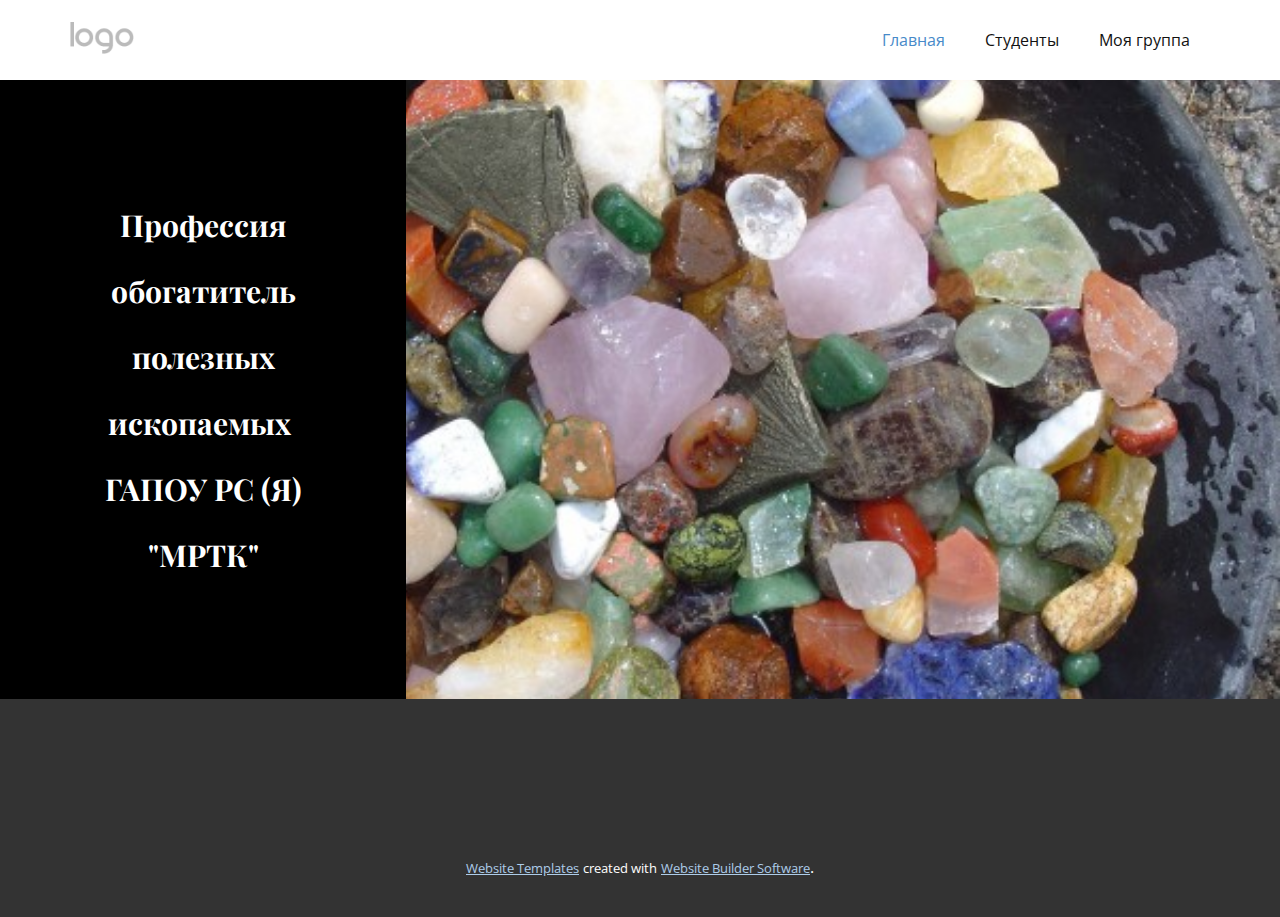
<file: index.html>
<!DOCTYPE html>
<html style="font-size: 16px;">
  <head>
    <meta name="viewport" content="width=device-width, initial-scale=1.0">
    <meta charset="utf-8">
    <meta name="keywords" content="Профессия обогатитель полезных ископаемых, 01, Building the Future, 01, You know, my friends, about studio, Web Design Consultants, INTUITIVE">
    <meta name="description" content="">
    <meta name="page_type" content="np-template-header-footer-from-plugin">
    <title>Главная</title>
    <link rel="stylesheet" href="nicepage.css" media="screen">
<link rel="stylesheet" href="Главная.css" media="screen">
    <script class="u-script" type="text/javascript" src="jquery.js" defer=""></script>
    <script class="u-script" type="text/javascript" src="nicepage.js" defer=""></script>
    <meta name="generator" content="Nicepage 3.13.2, nicepage.com">
    <link id="u-theme-google-font" rel="stylesheet" href="https://fonts.googleapis.com/css?family=Roboto:100,100i,300,300i,400,400i,500,500i,700,700i,900,900i|Open+Sans:300,300i,400,400i,600,600i,700,700i,800,800i">
    <link id="u-page-google-font" rel="stylesheet" href="https://fonts.googleapis.com/css?family=Playfair+Display:400,400i,500,500i,600,600i,700,700i,800,800i,900,900i">
    
    
    <script type="application/ld+json">{
		"@context": "http://schema.org",
		"@type": "Organization",
		"name": "",
		"url": "index.html",
		"logo": "images/default-logo.png"
}</script>
    <meta property="og:title" content="Главная">
    <meta property="og:type" content="website">
    <meta name="theme-color" content="#478ac9">
    <link rel="canonical" href="index.html">
    <meta property="og:url" content="index.html">
  </head>
  <body data-home-page="Главная.html" data-home-page-title="Главная" class="u-body"><header class="u-clearfix u-header u-header" id="sec-c6ed"><div class="u-clearfix u-sheet u-valign-middle u-sheet-1">
        <a href="https://nicepage.com" class="u-image u-logo u-image-1">
          <img src="images/default-logo.png" class="u-logo-image u-logo-image-1">
        </a>
        <nav class="u-menu u-menu-dropdown u-offcanvas u-menu-1">
          <div class="menu-collapse" style="font-size: 1rem; letter-spacing: 0px;">
            <a class="u-button-style u-custom-left-right-menu-spacing u-custom-padding-bottom u-custom-top-bottom-menu-spacing u-nav-link u-text-active-palette-1-base u-text-hover-palette-2-base" href="#">
              <svg><use xmlns:xlink="http://www.w3.org/1999/xlink" xlink:href="#menu-hamburger"></use></svg>
              <svg version="1.1" xmlns="http://www.w3.org/2000/svg" xmlns:xlink="http://www.w3.org/1999/xlink"><defs><symbol id="menu-hamburger" viewBox="0 0 16 16" style="width: 16px; height: 16px;"><rect y="1" width="16" height="2"></rect><rect y="7" width="16" height="2"></rect><rect y="13" width="16" height="2"></rect>
</symbol>
</defs></svg>
            </a>
          </div>
          <div class="u-nav-container">
            <ul class="u-nav u-unstyled u-nav-1"><li class="u-nav-item"><a class="u-button-style u-nav-link u-text-active-palette-1-base u-text-hover-palette-2-base" href="Главная.html" style="padding: 10px 20px;">Главная</a>
</li><li class="u-nav-item"><a class="u-button-style u-nav-link u-text-active-palette-1-base u-text-hover-palette-2-base" href="Студенты.html" style="padding: 10px 20px;">Студенты</a>
</li><li class="u-nav-item"><a class="u-button-style u-nav-link u-text-active-palette-1-base u-text-hover-palette-2-base" href="Моя-группа.html" style="padding: 10px 20px;">Моя группа</a>
</li></ul>
          </div>
          <div class="u-nav-container-collapse">
            <div class="u-black u-container-style u-inner-container-layout u-opacity u-opacity-95 u-sidenav">
              <div class="u-sidenav-overflow">
                <div class="u-menu-close"></div>
                <ul class="u-align-center u-nav u-popupmenu-items u-unstyled u-nav-2"><li class="u-nav-item"><a class="u-button-style u-nav-link" href="Главная.html">Главная</a>
</li><li class="u-nav-item"><a class="u-button-style u-nav-link" href="Студенты.html">Студенты</a>
</li><li class="u-nav-item"><a class="u-button-style u-nav-link" href="Моя-группа.html">Моя группа</a>
</li></ul>
              </div>
            </div>
            <div class="u-black u-menu-overlay u-opacity u-opacity-70"></div>
          </div>
        </nav>
      </div></header>
    <section class="u-clearfix u-image u-section-1" id="carousel_a66e" data-image-width="600" data-image-height="450">
      <div class="u-clearfix u-layout-wrap u-layout-wrap-1">
        <div class="u-layout">
          <div class="u-layout-row">
            <div class="u-size-60">
              <div class="u-layout-col">
                <div class="u-align-center u-black u-container-style u-layout-cell u-size-60 u-layout-cell-1">
                  <div class="u-container-layout u-valign-middle u-container-layout-1">
                    <h2 class="u-custom-font u-font-playfair-display u-text u-text-1">Профессия обогатитель полезных ископаемых&nbsp;<br>ГАПОУ РС (Я) "МРТК"
                    </h2>
                  </div>
                </div>
              </div>
            </div>
          </div>
        </div>
      </div>
    </section>
    
    
    <footer class="u-align-left u-clearfix u-footer u-grey-80 u-footer" id="sec-39cb"><div class="u-clearfix u-sheet u-sheet-1"></div></footer>
    <section class="u-backlink u-clearfix u-grey-80">
      <a class="u-link" href="https://nicepage.com/website-templates" target="_blank">
        <span>Website Templates</span>
      </a>
      <p class="u-text">
        <span>created with</span>
      </p>
      <a class="u-link" href="https://nicepage.com/" target="_blank">
        <span>Website Builder Software</span>
      </a>. 
    </section>
  </body>
</html>
</file>
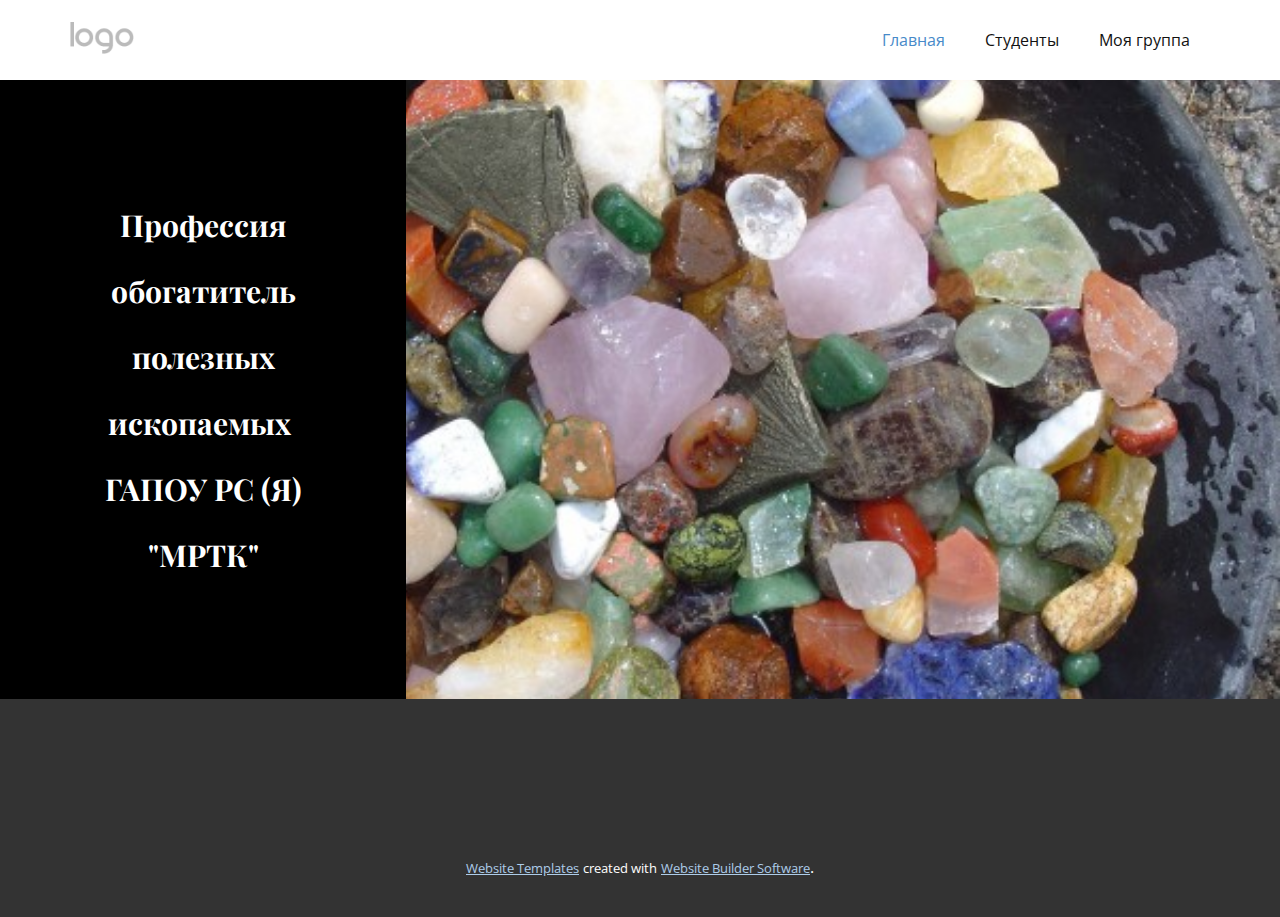
<file: Главная.html>
<!DOCTYPE html>
<html style="font-size: 16px;">
  <head>
    <meta name="viewport" content="width=device-width, initial-scale=1.0">
    <meta charset="utf-8">
    <meta name="keywords" content="Профессия обогатитель полезных ископаемых, 01, Building the Future, 01, You know, my friends, about studio, Web Design Consultants, INTUITIVE">
    <meta name="description" content="">
    <meta name="page_type" content="np-template-header-footer-from-plugin">
    <title>Главная</title>
    <link rel="stylesheet" href="nicepage.css" media="screen">
<link rel="stylesheet" href="Главная.css" media="screen">
    <script class="u-script" type="text/javascript" src="jquery.js" defer=""></script>
    <script class="u-script" type="text/javascript" src="nicepage.js" defer=""></script>
    <meta name="generator" content="Nicepage 3.13.2, nicepage.com">
    <link id="u-theme-google-font" rel="stylesheet" href="https://fonts.googleapis.com/css?family=Roboto:100,100i,300,300i,400,400i,500,500i,700,700i,900,900i|Open+Sans:300,300i,400,400i,600,600i,700,700i,800,800i">
    <link id="u-page-google-font" rel="stylesheet" href="https://fonts.googleapis.com/css?family=Playfair+Display:400,400i,500,500i,600,600i,700,700i,800,800i,900,900i">
    
    
    <script type="application/ld+json">{
		"@context": "http://schema.org",
		"@type": "Organization",
		"name": "",
		"url": "index.html",
		"logo": "images/default-logo.png"
}</script>
    <meta property="og:title" content="Главная">
    <meta property="og:type" content="website">
    <meta name="theme-color" content="#478ac9">
    <link rel="canonical" href="index.html">
    <meta property="og:url" content="index.html">
  </head>
  <body class="u-body"><header class="u-clearfix u-header u-header" id="sec-c6ed"><div class="u-clearfix u-sheet u-valign-middle u-sheet-1">
        <a href="https://nicepage.com" class="u-image u-logo u-image-1">
          <img src="images/default-logo.png" class="u-logo-image u-logo-image-1">
        </a>
        <nav class="u-menu u-menu-dropdown u-offcanvas u-menu-1">
          <div class="menu-collapse" style="font-size: 1rem; letter-spacing: 0px;">
            <a class="u-button-style u-custom-left-right-menu-spacing u-custom-padding-bottom u-custom-top-bottom-menu-spacing u-nav-link u-text-active-palette-1-base u-text-hover-palette-2-base" href="#">
              <svg><use xmlns:xlink="http://www.w3.org/1999/xlink" xlink:href="#menu-hamburger"></use></svg>
              <svg version="1.1" xmlns="http://www.w3.org/2000/svg" xmlns:xlink="http://www.w3.org/1999/xlink"><defs><symbol id="menu-hamburger" viewBox="0 0 16 16" style="width: 16px; height: 16px;"><rect y="1" width="16" height="2"></rect><rect y="7" width="16" height="2"></rect><rect y="13" width="16" height="2"></rect>
</symbol>
</defs></svg>
            </a>
          </div>
          <div class="u-nav-container">
            <ul class="u-nav u-unstyled u-nav-1"><li class="u-nav-item"><a class="u-button-style u-nav-link u-text-active-palette-1-base u-text-hover-palette-2-base" href="Главная.html" style="padding: 10px 20px;">Главная</a>
</li><li class="u-nav-item"><a class="u-button-style u-nav-link u-text-active-palette-1-base u-text-hover-palette-2-base" href="Студенты.html" style="padding: 10px 20px;">Студенты</a>
</li><li class="u-nav-item"><a class="u-button-style u-nav-link u-text-active-palette-1-base u-text-hover-palette-2-base" href="Моя-группа.html" style="padding: 10px 20px;">Моя группа</a>
</li></ul>
          </div>
          <div class="u-nav-container-collapse">
            <div class="u-black u-container-style u-inner-container-layout u-opacity u-opacity-95 u-sidenav">
              <div class="u-sidenav-overflow">
                <div class="u-menu-close"></div>
                <ul class="u-align-center u-nav u-popupmenu-items u-unstyled u-nav-2"><li class="u-nav-item"><a class="u-button-style u-nav-link" href="Главная.html">Главная</a>
</li><li class="u-nav-item"><a class="u-button-style u-nav-link" href="Студенты.html">Студенты</a>
</li><li class="u-nav-item"><a class="u-button-style u-nav-link" href="Моя-группа.html">Моя группа</a>
</li></ul>
              </div>
            </div>
            <div class="u-black u-menu-overlay u-opacity u-opacity-70"></div>
          </div>
        </nav>
      </div></header>
    <section class="u-clearfix u-image u-section-1" id="carousel_a66e" data-image-width="600" data-image-height="450">
      <div class="u-clearfix u-layout-wrap u-layout-wrap-1">
        <div class="u-layout">
          <div class="u-layout-row">
            <div class="u-size-60">
              <div class="u-layout-col">
                <div class="u-align-center u-black u-container-style u-layout-cell u-size-60 u-layout-cell-1">
                  <div class="u-container-layout u-valign-middle u-container-layout-1">
                    <h2 class="u-custom-font u-font-playfair-display u-text u-text-1">Профессия обогатитель полезных ископаемых&nbsp;<br>ГАПОУ РС (Я) "МРТК"
                    </h2>
                  </div>
                </div>
              </div>
            </div>
          </div>
        </div>
      </div>
    </section>
    
    
    <footer class="u-align-left u-clearfix u-footer u-grey-80 u-footer" id="sec-39cb"><div class="u-clearfix u-sheet u-sheet-1"></div></footer>
    <section class="u-backlink u-clearfix u-grey-80">
      <a class="u-link" href="https://nicepage.com/website-templates" target="_blank">
        <span>Website Templates</span>
      </a>
      <p class="u-text">
        <span>created with</span>
      </p>
      <a class="u-link" href="https://nicepage.com/" target="_blank">
        <span>Website Builder Software</span>
      </a>. 
    </section>
  </body>
</html>
</file>
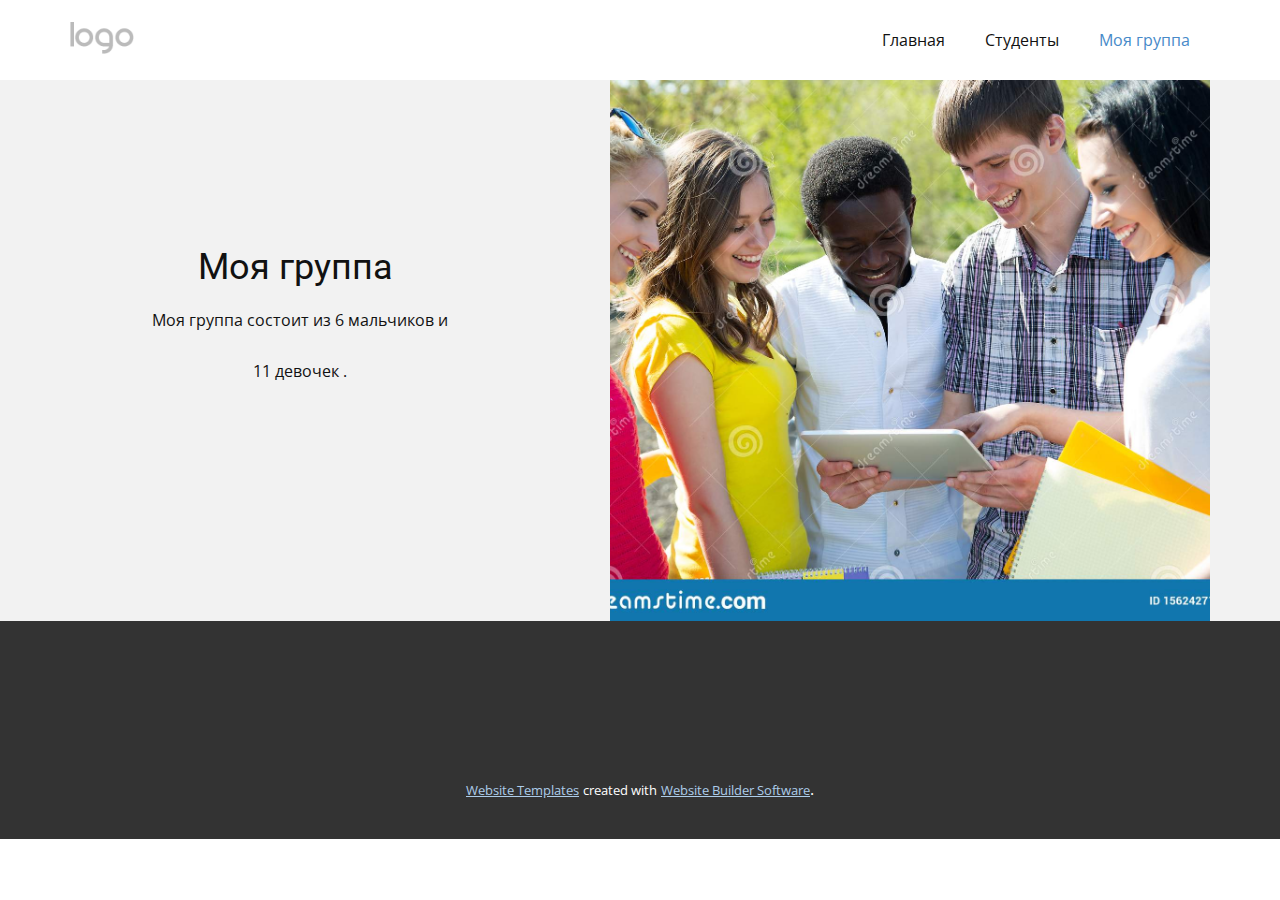
<file: Моя-группа.html>
<!DOCTYPE html>
<html style="font-size: 16px;">
  <head>
    <meta name="viewport" content="width=device-width, initial-scale=1.0">
    <meta charset="utf-8">
    <meta name="keywords" content="Моя группа">
    <meta name="description" content="">
    <meta name="page_type" content="np-template-header-footer-from-plugin">
    <title>Моя группа</title>
    <link rel="stylesheet" href="nicepage.css" media="screen">
<link rel="stylesheet" href="Моя-группа.css" media="screen">
    <script class="u-script" type="text/javascript" src="jquery.js" defer=""></script>
    <script class="u-script" type="text/javascript" src="nicepage.js" defer=""></script>
    <meta name="generator" content="Nicepage 3.13.2, nicepage.com">
    <link id="u-theme-google-font" rel="stylesheet" href="https://fonts.googleapis.com/css?family=Roboto:100,100i,300,300i,400,400i,500,500i,700,700i,900,900i|Open+Sans:300,300i,400,400i,600,600i,700,700i,800,800i">
    
    
    <script type="application/ld+json">{
		"@context": "http://schema.org",
		"@type": "Organization",
		"name": "",
		"url": "index.html",
		"logo": "images/default-logo.png"
}</script>
    <meta property="og:title" content="Моя группа">
    <meta property="og:type" content="website">
    <meta name="theme-color" content="#478ac9">
    <link rel="canonical" href="index.html">
    <meta property="og:url" content="index.html">
  </head>
  <body class="u-body"><header class="u-clearfix u-header u-header" id="sec-c6ed"><div class="u-clearfix u-sheet u-valign-middle u-sheet-1">
        <a href="https://nicepage.com" class="u-image u-logo u-image-1">
          <img src="images/default-logo.png" class="u-logo-image u-logo-image-1">
        </a>
        <nav class="u-menu u-menu-dropdown u-offcanvas u-menu-1">
          <div class="menu-collapse" style="font-size: 1rem; letter-spacing: 0px;">
            <a class="u-button-style u-custom-left-right-menu-spacing u-custom-padding-bottom u-custom-top-bottom-menu-spacing u-nav-link u-text-active-palette-1-base u-text-hover-palette-2-base" href="#">
              <svg><use xmlns:xlink="http://www.w3.org/1999/xlink" xlink:href="#menu-hamburger"></use></svg>
              <svg version="1.1" xmlns="http://www.w3.org/2000/svg" xmlns:xlink="http://www.w3.org/1999/xlink"><defs><symbol id="menu-hamburger" viewBox="0 0 16 16" style="width: 16px; height: 16px;"><rect y="1" width="16" height="2"></rect><rect y="7" width="16" height="2"></rect><rect y="13" width="16" height="2"></rect>
</symbol>
</defs></svg>
            </a>
          </div>
          <div class="u-nav-container">
            <ul class="u-nav u-unstyled u-nav-1"><li class="u-nav-item"><a class="u-button-style u-nav-link u-text-active-palette-1-base u-text-hover-palette-2-base" href="Главная.html" style="padding: 10px 20px;">Главная</a>
</li><li class="u-nav-item"><a class="u-button-style u-nav-link u-text-active-palette-1-base u-text-hover-palette-2-base" href="Студенты.html" style="padding: 10px 20px;">Студенты</a>
</li><li class="u-nav-item"><a class="u-button-style u-nav-link u-text-active-palette-1-base u-text-hover-palette-2-base" href="Моя-группа.html" style="padding: 10px 20px;">Моя группа</a>
</li></ul>
          </div>
          <div class="u-nav-container-collapse">
            <div class="u-black u-container-style u-inner-container-layout u-opacity u-opacity-95 u-sidenav">
              <div class="u-sidenav-overflow">
                <div class="u-menu-close"></div>
                <ul class="u-align-center u-nav u-popupmenu-items u-unstyled u-nav-2"><li class="u-nav-item"><a class="u-button-style u-nav-link" href="Главная.html">Главная</a>
</li><li class="u-nav-item"><a class="u-button-style u-nav-link" href="Студенты.html">Студенты</a>
</li><li class="u-nav-item"><a class="u-button-style u-nav-link" href="Моя-группа.html">Моя группа</a>
</li></ul>
              </div>
            </div>
            <div class="u-black u-menu-overlay u-opacity u-opacity-70"></div>
          </div>
        </nav>
      </div></header>
    <section class="u-clearfix u-grey-5 u-section-1" id="sec-c5db">
      <div class="u-clearfix u-gutter-10 u-layout-wrap u-layout-wrap-1">
        <div class="u-layout" style="">
          <div class="u-layout-row" style="">
            <div class="u-container-style u-layout-cell u-left-cell u-size-30 u-size-xs-60 u-layout-cell-1" src="">
              <div class="u-container-layout u-container-layout-1">
                <h2 class="u-align-center u-text u-text-1">Моя группа&nbsp;</h2>
                <p class="u-align-center u-text u-text-2">Моя группа состоит из 6 мальчиков и<br>
                  <br>11 девочек .
                </p>
              </div>
            </div>
            <div class="u-align-center u-container-style u-image u-layout-cell u-right-cell u-size-30 u-size-xs-60 u-image-1" src="" data-image-width="1600" data-image-height="1155">
              <div class="u-container-layout u-valign-middle u-container-layout-2" src=""></div>
            </div>
          </div>
        </div>
      </div>
    </section>
    
    
    <footer class="u-align-left u-clearfix u-footer u-grey-80 u-footer" id="sec-39cb"><div class="u-clearfix u-sheet u-sheet-1"></div></footer>
    <section class="u-backlink u-clearfix u-grey-80">
      <a class="u-link" href="https://nicepage.com/website-templates" target="_blank">
        <span>Website Templates</span>
      </a>
      <p class="u-text">
        <span>created with</span>
      </p>
      <a class="u-link" href="https://nicepage.com/" target="_blank">
        <span>Website Builder Software</span>
      </a>. 
    </section>
  </body>
</html>
</file>
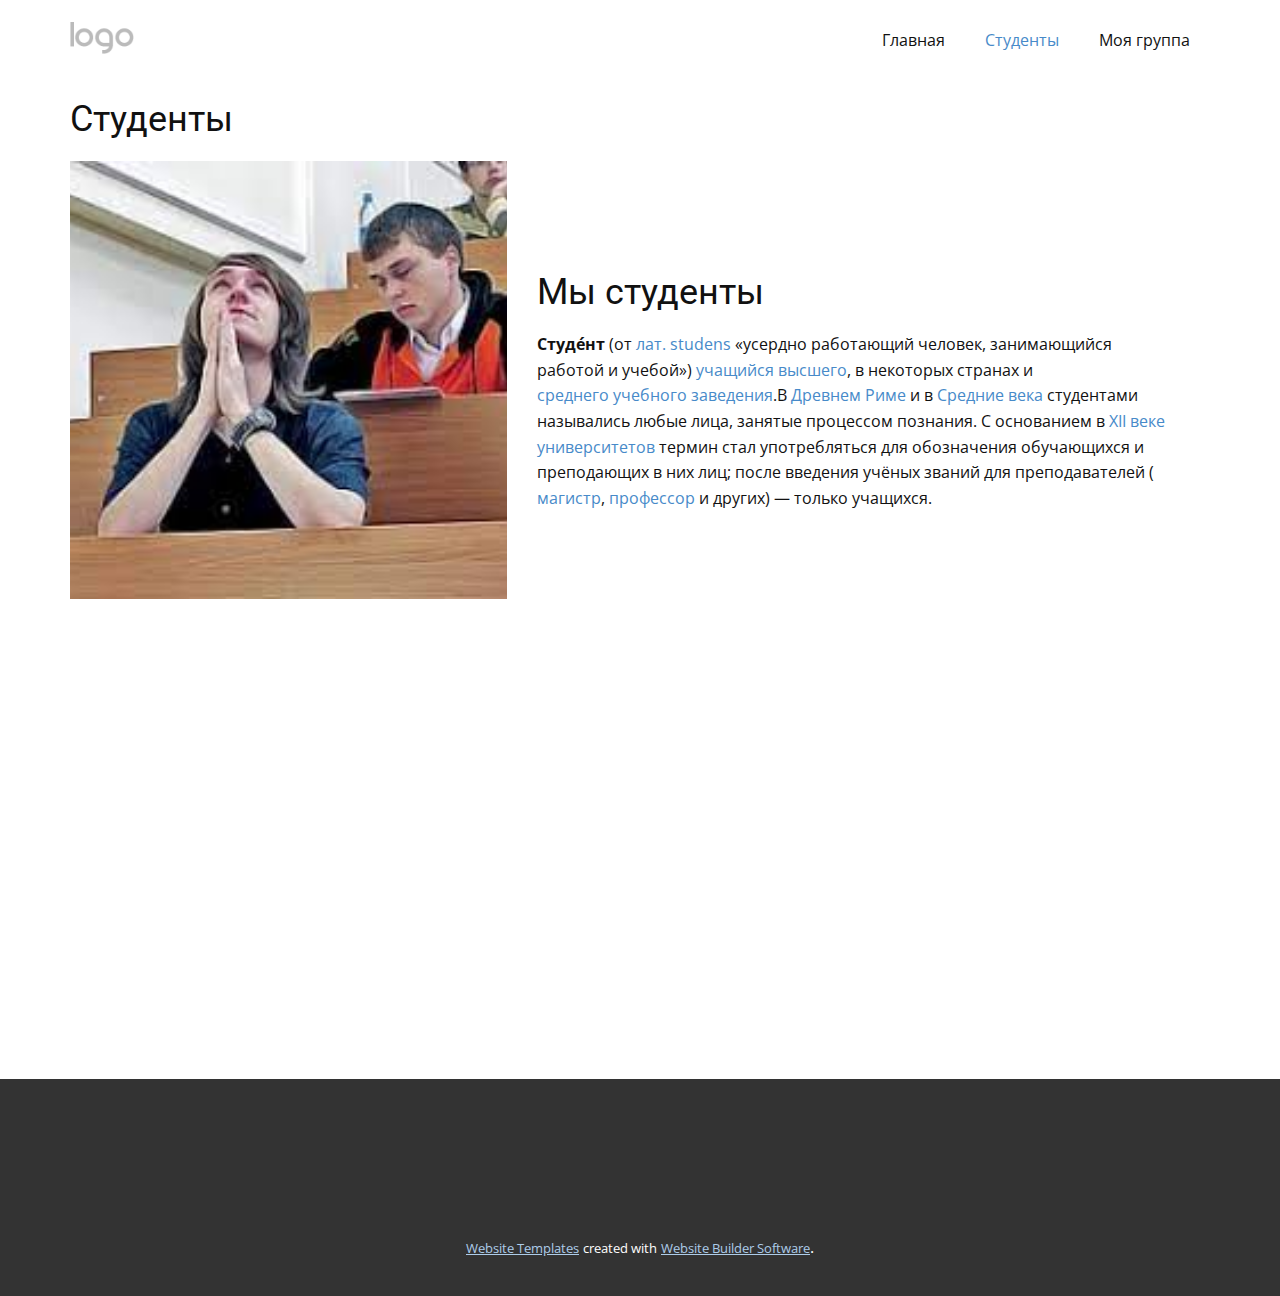
<file: Студенты.html>
<!DOCTYPE html>
<html style="font-size: 16px;">
  <head>
    <meta name="viewport" content="width=device-width, initial-scale=1.0">
    <meta charset="utf-8">
    <meta name="keywords" content="Студенты, Мы студенты">
    <meta name="description" content="">
    <meta name="page_type" content="np-template-header-footer-from-plugin">
    <title>Студенты</title>
    <link rel="stylesheet" href="nicepage.css" media="screen">
<link rel="stylesheet" href="Студенты.css" media="screen">
    <script class="u-script" type="text/javascript" src="jquery.js" defer=""></script>
    <script class="u-script" type="text/javascript" src="nicepage.js" defer=""></script>
    <meta name="generator" content="Nicepage 3.13.2, nicepage.com">
    <link id="u-theme-google-font" rel="stylesheet" href="https://fonts.googleapis.com/css?family=Roboto:100,100i,300,300i,400,400i,500,500i,700,700i,900,900i|Open+Sans:300,300i,400,400i,600,600i,700,700i,800,800i">
    
    
    
    <script type="application/ld+json">{
		"@context": "http://schema.org",
		"@type": "Organization",
		"name": "",
		"url": "index.html",
		"logo": "images/default-logo.png"
}</script>
    <meta property="og:title" content="Студенты">
    <meta property="og:type" content="website">
    <meta name="theme-color" content="#478ac9">
    <link rel="canonical" href="index.html">
    <meta property="og:url" content="index.html">
  </head>
  <body class="u-body"><header class="u-clearfix u-header u-header" id="sec-c6ed"><div class="u-clearfix u-sheet u-valign-middle u-sheet-1">
        <a href="https://nicepage.com" class="u-image u-logo u-image-1">
          <img src="images/default-logo.png" class="u-logo-image u-logo-image-1">
        </a>
        <nav class="u-menu u-menu-dropdown u-offcanvas u-menu-1">
          <div class="menu-collapse" style="font-size: 1rem; letter-spacing: 0px;">
            <a class="u-button-style u-custom-left-right-menu-spacing u-custom-padding-bottom u-custom-top-bottom-menu-spacing u-nav-link u-text-active-palette-1-base u-text-hover-palette-2-base" href="#">
              <svg><use xmlns:xlink="http://www.w3.org/1999/xlink" xlink:href="#menu-hamburger"></use></svg>
              <svg version="1.1" xmlns="http://www.w3.org/2000/svg" xmlns:xlink="http://www.w3.org/1999/xlink"><defs><symbol id="menu-hamburger" viewBox="0 0 16 16" style="width: 16px; height: 16px;"><rect y="1" width="16" height="2"></rect><rect y="7" width="16" height="2"></rect><rect y="13" width="16" height="2"></rect>
</symbol>
</defs></svg>
            </a>
          </div>
          <div class="u-nav-container">
            <ul class="u-nav u-unstyled u-nav-1"><li class="u-nav-item"><a class="u-button-style u-nav-link u-text-active-palette-1-base u-text-hover-palette-2-base" href="Главная.html" style="padding: 10px 20px;">Главная</a>
</li><li class="u-nav-item"><a class="u-button-style u-nav-link u-text-active-palette-1-base u-text-hover-palette-2-base" href="Студенты.html" style="padding: 10px 20px;">Студенты</a>
</li><li class="u-nav-item"><a class="u-button-style u-nav-link u-text-active-palette-1-base u-text-hover-palette-2-base" href="Моя-группа.html" style="padding: 10px 20px;">Моя группа</a>
</li></ul>
          </div>
          <div class="u-nav-container-collapse">
            <div class="u-black u-container-style u-inner-container-layout u-opacity u-opacity-95 u-sidenav">
              <div class="u-sidenav-overflow">
                <div class="u-menu-close"></div>
                <ul class="u-align-center u-nav u-popupmenu-items u-unstyled u-nav-2"><li class="u-nav-item"><a class="u-button-style u-nav-link" href="Главная.html">Главная</a>
</li><li class="u-nav-item"><a class="u-button-style u-nav-link" href="Студенты.html">Студенты</a>
</li><li class="u-nav-item"><a class="u-button-style u-nav-link" href="Моя-группа.html">Моя группа</a>
</li></ul>
              </div>
            </div>
            <div class="u-black u-menu-overlay u-opacity u-opacity-70"></div>
          </div>
        </nav>
      </div></header>
    <section class="u-clearfix u-section-1" id="sec-df6e">
      <div class="u-clearfix u-sheet u-sheet-1">
        <h2 class="u-text u-text-default u-text-1">Студенты</h2>
        <div class="u-clearfix u-expanded-width u-gutter-0 u-layout-wrap u-layout-wrap-1">
          <div class="u-layout">
            <div class="u-layout-row">
              <div class="u-align-center u-container-style u-image u-layout-cell u-left-cell u-size-23 u-image-1" data-image-width="263" data-image-height="192">
                <div class="u-container-layout u-container-layout-1"></div>
              </div>
              <div class="u-align-left u-container-style u-layout-cell u-right-cell u-size-37 u-layout-cell-2">
                <div class="u-container-layout u-container-layout-2">
                  <h2 class="u-text u-text-2">Мы студенты</h2>
                  <p class="u-text u-text-3"><b>Студе́нт</b>&nbsp;(от&nbsp;<a href="https://ru.wikipedia.org/wiki/%D0%9B%D0%B0%D1%82%D0%B8%D0%BD%D1%81%D0%BA%D0%B8%D0%B9_%D1%8F%D0%B7%D1%8B%D0%BA" title="Латинский язык" class="u-active-none u-border-none u-btn u-button-style u-hover-none u-none u-text-palette-1-base u-btn-1">лат.</a>&nbsp;<a href="https://ru.wiktionary.org/wiki/studens" class="extiw u-active-none u-border-none u-btn u-button-style u-hover-none u-none u-text-palette-1-base u-btn-2" title="wikt:studens">studens</a>&nbsp;«усердно работающий человек, занимающийся работой и учебой»)&nbsp;<a href="https://ru.wikipedia.org/wiki/%D0%A3%D1%87%D0%B0%D1%89%D0%B8%D0%B9%D1%81%D1%8F" class="mw-redirect u-active-none u-border-none u-btn u-button-style u-hover-none u-none u-text-palette-1-base u-btn-3" title="Учащийся">учащийся</a>&nbsp;<a href="https://ru.wikipedia.org/wiki/%D0%92%D1%8B%D1%81%D1%88%D0%B5%D0%B5_%D1%83%D1%87%D0%B5%D0%B1%D0%BD%D0%BE%D0%B5_%D0%B7%D0%B0%D0%B2%D0%B5%D0%B4%D0%B5%D0%BD%D0%B8%D0%B5" title="Высшее учебное заведение" class="u-active-none u-border-none u-btn u-button-style u-hover-none u-none u-text-palette-1-base u-btn-4">высшего</a>, в некоторых странах и&nbsp;<a href="https://ru.wikipedia.org/wiki/%D0%A1%D1%80%D0%B5%D0%B4%D0%BD%D0%B5%D0%B5_%D0%BE%D0%B1%D1%80%D0%B0%D0%B7%D0%BE%D0%B2%D0%B0%D0%BD%D0%B8%D0%B5" title="Среднее образование" class="u-active-none u-border-none u-btn u-button-style u-hover-none u-none u-text-palette-1-base u-btn-5">среднего учебного заведения</a>.В&nbsp;<a href="https://ru.wikipedia.org/wiki/%D0%94%D1%80%D0%B5%D0%B2%D0%BD%D0%B8%D0%B9_%D0%A0%D0%B8%D0%BC" title="Древний Рим" class="u-active-none u-border-none u-btn u-button-style u-hover-none u-none u-text-palette-1-base u-btn-6">Древнем Риме</a>&nbsp;и в&nbsp;<a href="https://ru.wikipedia.org/wiki/%D0%A1%D1%80%D0%B5%D0%B4%D0%BD%D0%B8%D0%B5_%D0%B2%D0%B5%D0%BA%D0%B0" title="Средние века" class="u-active-none u-border-none u-btn u-button-style u-hover-none u-none u-text-palette-1-base u-btn-7">Средние века</a>&nbsp;студентами назывались любые лица, занятые процессом познания. С основанием в&nbsp;<a href="https://ru.wikipedia.org/wiki/XII_%D0%B2%D0%B5%D0%BA" title="XII век" class="u-active-none u-border-none u-btn u-button-style u-hover-none u-none u-text-palette-1-base u-btn-8">XII веке</a>&nbsp;<a href="https://ru.wikipedia.org/wiki/%D0%A3%D0%BD%D0%B8%D0%B2%D0%B5%D1%80%D1%81%D0%B8%D1%82%D0%B5%D1%82" title="Университет" class="u-active-none u-border-none u-btn u-button-style u-hover-none u-none u-text-palette-1-base u-btn-9">университетов</a>&nbsp;термин стал употребляться для обозначения обучающихся и преподающих в них лиц; после введения учёных званий для преподавателей (<a href="https://ru.wikipedia.org/wiki/%D0%9C%D0%B0%D0%B3%D0%B8%D1%81%D1%82%D1%80" title="Магистр" class="u-active-none u-border-none u-btn u-button-style u-hover-none u-none u-text-palette-1-base u-btn-10">магистр</a>,&nbsp;<a href="https://ru.wikipedia.org/wiki/%D0%9F%D1%80%D0%BE%D1%84%D0%B5%D1%81%D1%81%D0%BE%D1%80" title="Профессор" class="u-active-none u-border-none u-btn u-button-style u-hover-none u-none u-text-palette-1-base u-btn-11">профессор</a>&nbsp;и других)&nbsp;— только учащихся.
                  </p>
                </div>
              </div>
            </div>
          </div>
        </div>
      </div>
    </section>
    <section class="u-clearfix u-section-2" id="sec-b470">
      <div class="u-clearfix u-sheet u-sheet-1"></div>
    </section>
    
    
    <footer class="u-align-left u-clearfix u-footer u-grey-80 u-footer" id="sec-39cb"><div class="u-clearfix u-sheet u-sheet-1"></div></footer>
    <section class="u-backlink u-clearfix u-grey-80">
      <a class="u-link" href="https://nicepage.com/website-templates" target="_blank">
        <span>Website Templates</span>
      </a>
      <p class="u-text">
        <span>created with</span>
      </p>
      <a class="u-link" href="https://nicepage.com/" target="_blank">
        <span>Website Builder Software</span>
      </a>. 
    </section>
  </body>
</html>
</file>
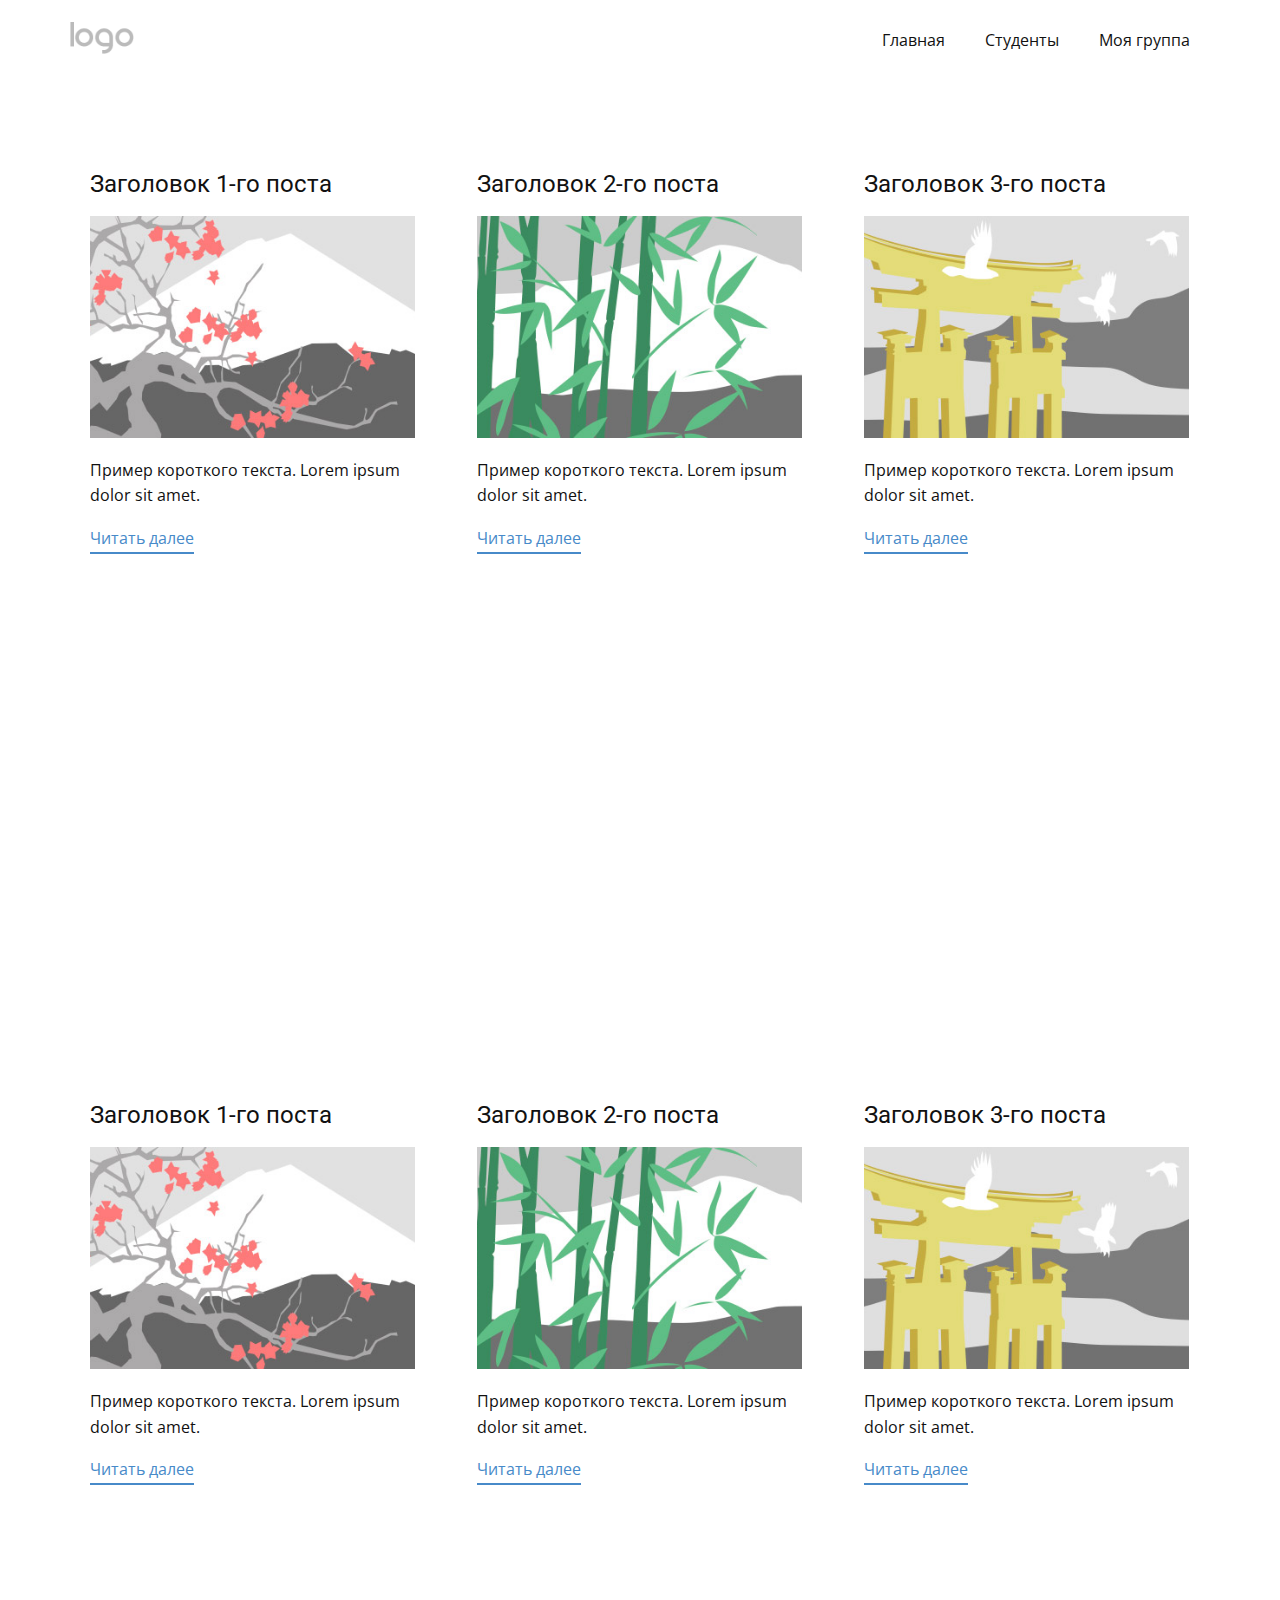
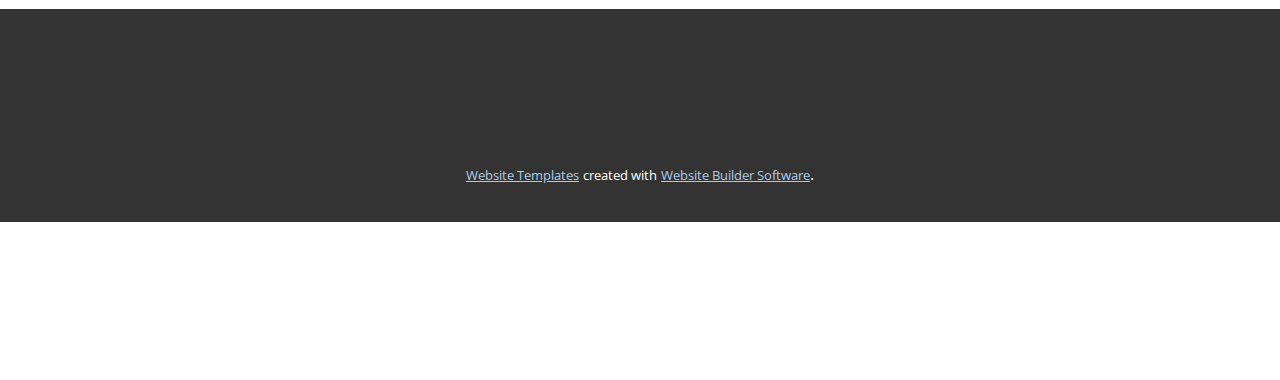
<file: blog/blog.html>
<html style="font-size: 16px;"><head>
    <meta name="viewport" content="width=device-width, initial-scale=1.0">
    <meta charset="utf-8">
    <meta name="keywords" content="">
    <meta name="description" content="">
    <meta name="page_type" content="np-template-header-footer-from-plugin">
    <title>Blog Template</title>
    <link rel="stylesheet" href="../nicepage.css" media="screen">
<link rel="stylesheet" href="../Blog-Template.css" media="screen">
    <script class="u-script" type="text/javascript" src="../jquery.js" defer=""></script>
    <script class="u-script" type="text/javascript" src="../nicepage.js" defer=""></script>
    <meta name="generator" content="Nicepage 3.13.2, nicepage.com">
    <link id="u-theme-google-font" rel="stylesheet" href="https://fonts.googleapis.com/css?family=Roboto:100,100i,300,300i,400,400i,500,500i,700,700i,900,900i|Open+Sans:300,300i,400,400i,600,600i,700,700i,800,800i">
    
    
    
    <script type="application/ld+json">{
		"@context": "http://schema.org",
		"@type": "Organization",
		"name": "",
		"url": "index.html",
		"logo": "images/default-logo.png"
}</script>
    <meta property="og:title" content="Blog Template">
    <meta property="og:type" content="website">
    <meta name="theme-color" content="#478ac9">
    <link rel="canonical" href="../index.html">
    <meta property="og:url" content="index.html">
  </head>
  <body class="u-body"><header class="u-clearfix u-header u-header" id="sec-c6ed"><div class="u-clearfix u-sheet u-valign-middle u-sheet-1">
        <a href="https://nicepage.com" class="u-image u-logo u-image-1">
          <img src="../images/default-logo.png" class="u-logo-image u-logo-image-1">
        </a>
        <nav class="u-menu u-menu-dropdown u-offcanvas u-menu-1">
          <div class="menu-collapse" style="font-size: 1rem; letter-spacing: 0px;">
            <a class="u-button-style u-custom-left-right-menu-spacing u-custom-padding-bottom u-custom-top-bottom-menu-spacing u-nav-link u-text-active-palette-1-base u-text-hover-palette-2-base" href="#">
              <svg><use xmlns:xlink="http://www.w3.org/1999/xlink" xlink:href="#menu-hamburger"></use></svg>
              <svg version="1.1" xmlns="http://www.w3.org/2000/svg" xmlns:xlink="http://www.w3.org/1999/xlink"><defs><symbol id="menu-hamburger" viewBox="0 0 16 16" style="width: 16px; height: 16px;"><rect y="1" width="16" height="2"></rect><rect y="7" width="16" height="2"></rect><rect y="13" width="16" height="2"></rect>
</symbol>
</defs></svg>
            </a>
          </div>
          <div class="u-nav-container">
            <ul class="u-nav u-unstyled u-nav-1"><li class="u-nav-item"><a class="u-button-style u-nav-link u-text-active-palette-1-base u-text-hover-palette-2-base" href="../Главная.html" style="padding: 10px 20px;">Главная</a>
</li><li class="u-nav-item"><a class="u-button-style u-nav-link u-text-active-palette-1-base u-text-hover-palette-2-base" href="../Студенты.html" style="padding: 10px 20px;">Студенты</a>
</li><li class="u-nav-item"><a class="u-button-style u-nav-link u-text-active-palette-1-base u-text-hover-palette-2-base" href="../Моя-группа.html" style="padding: 10px 20px;">Моя группа</a>
</li></ul>
          </div>
          <div class="u-nav-container-collapse">
            <div class="u-black u-container-style u-inner-container-layout u-opacity u-opacity-95 u-sidenav">
              <div class="u-sidenav-overflow">
                <div class="u-menu-close"></div>
                <ul class="u-align-center u-nav u-popupmenu-items u-unstyled u-nav-2"><li class="u-nav-item"><a class="u-button-style u-nav-link" href="../Главная.html">Главная</a>
</li><li class="u-nav-item"><a class="u-button-style u-nav-link" href="../Студенты.html">Студенты</a>
</li><li class="u-nav-item"><a class="u-button-style u-nav-link" href="../Моя-группа.html">Моя группа</a>
</li></ul>
              </div>
            </div>
            <div class="u-black u-menu-overlay u-opacity u-opacity-70"></div>
          </div>
        </nav>
      </div></header>
    <section class="u-clearfix u-section-1" id="sec-a81d">
      <div class="u-clearfix u-sheet u-valign-middle u-sheet-1"><!--blog--><!--blog_options_json--><!--{"type":"Recent","source":"","tags":"","count":"","gridProps":[{"mode":"XL","columns":3,"gap":22,"styles":".u-section-1 .u-repeater-1 {grid-auto-rows: [[XL_VALUE]] !important}"},{"mode":"LG","columns":3,"gap":22,"styles":"@media (max-width: 1199px) {.u-section-1 .u-repeater-1 {grid-auto-rows: [[LG_VALUE]] !important}}"},{"mode":"MD","columns":2,"gap":22,"styles":"@media (max-width: 991px) {.u-section-1 .u-repeater-1 {grid-auto-rows: [[MD_VALUE]] !important}}"},{"mode":"SM","columns":1,"gap":22,"styles":"@media (max-width: 767px) {.u-section-1 .u-repeater-1 {grid-auto-rows: [[SM_VALUE]] !important}}"},{"mode":"XS","columns":1,"gap":22,"styles":"@media (max-width: 575px) {.u-section-1 .u-repeater-1 {grid-auto-rows: [[XS_VALUE]] !important}}"}]}--><!--/blog_options_json-->
        <div class="u-blog u-expanded-width u-repeater u-repeater-1"><!--blog_post-->
          <div class="u-blog-post u-container-style u-repeater-item u-white u-repeater-item-1">
            <div class="u-container-layout u-similar-container u-valign-top u-container-layout-1"><!--blog_post_header-->
              <h4 class="u-blog-control u-text u-text-1">
                <a class="u-post-header-link" href="../blog/пост.html"><!--blog_post_header_content-->Заголовок 1-го поста<!--/blog_post_header_content--></a>
              </h4><!--/blog_post_header--><!--blog_post_image-->
              <a class="u-post-header-link" href="../blog/пост.html"><img alt="" class="u-blog-control u-expanded-width u-image u-image-default u-image-1" src="[data-uri]"></a><!--/blog_post_image--><!--blog_post_content-->
              <div class="u-blog-control u-post-content u-text u-text-2 fr-view">Пример короткого текста. Lorem ipsum dolor sit amet.</div><!--/blog_post_content--><!--blog_post_readmore-->
              <a href="../blog/пост.html" class="u-blog-control u-border-2 u-border-palette-1-base u-btn u-btn-rectangle u-button-style u-none u-btn-1"><!--blog_post_readmore_content-->Читать далее<!--/blog_post_readmore_content--></a><!--/blog_post_readmore-->
            </div>
          </div><div class="u-blog-post u-container-style u-repeater-item u-video-cover u-white">
            <div class="u-container-layout u-similar-container u-valign-top u-container-layout-2"><!--blog_post_header-->
              <h4 class="u-blog-control u-text u-text-3">
                <a class="u-post-header-link" href="../blog/пост-1.html"><!--blog_post_header_content-->Заголовок 2-го поста<!--/blog_post_header_content--></a>
              </h4><!--/blog_post_header--><!--blog_post_image-->
              <a class="u-post-header-link" href="../blog/пост-1.html"><img alt="" class="u-blog-control u-expanded-width u-image u-image-default u-image-2" src="[data-uri]"></a><!--/blog_post_image--><!--blog_post_content-->
              <div class="u-blog-control u-post-content u-text u-text-4 fr-view">Пример короткого текста. Lorem ipsum dolor sit amet.</div><!--/blog_post_content--><!--blog_post_readmore-->
              <a href="../blog/пост-1.html" class="u-blog-control u-border-2 u-border-palette-1-base u-btn u-btn-rectangle u-button-style u-none u-btn-2"><!--blog_post_readmore_content-->Читать далее<!--/blog_post_readmore_content--></a><!--/blog_post_readmore-->
            </div>
          </div><div class="u-blog-post u-container-style u-repeater-item u-video-cover u-white">
            <div class="u-container-layout u-similar-container u-valign-top u-container-layout-3"><!--blog_post_header-->
              <h4 class="u-blog-control u-text u-text-5">
                <a class="u-post-header-link" href="../blog/пост-2.html"><!--blog_post_header_content-->Заголовок 3-го поста<!--/blog_post_header_content--></a>
              </h4><!--/blog_post_header--><!--blog_post_image-->
              <a class="u-post-header-link" href="../blog/пост-2.html"><img alt="" class="u-blog-control u-expanded-width u-image u-image-default u-image-3" src="[data-uri]"></a><!--/blog_post_image--><!--blog_post_content-->
              <div class="u-blog-control u-post-content u-text u-text-6 fr-view">Пример короткого текста. Lorem ipsum dolor sit amet.</div><!--/blog_post_content--><!--blog_post_readmore-->
              <a href="../blog/пост-2.html" class="u-blog-control u-border-2 u-border-palette-1-base u-btn u-btn-rectangle u-button-style u-none u-btn-3"><!--blog_post_readmore_content-->Читать далее<!--/blog_post_readmore_content--></a><!--/blog_post_readmore-->
            </div>
          </div><div class="u-blog-post u-container-style u-repeater-item u-white u-repeater-item-1">
            <div class="u-container-layout u-similar-container u-valign-top u-container-layout-1"><!--blog_post_header-->
              <h4 class="u-blog-control u-text u-text-1">
                <a class="u-post-header-link" href="../blog/пост-3.html"><!--blog_post_header_content-->Заголовок 1-го поста<!--/blog_post_header_content--></a>
              </h4><!--/blog_post_header--><!--blog_post_image-->
              <a class="u-post-header-link" href="../blog/пост-3.html"><img alt="" class="u-blog-control u-expanded-width u-image u-image-default u-image-1" src="[data-uri]"></a><!--/blog_post_image--><!--blog_post_content-->
              <div class="u-blog-control u-post-content u-text u-text-2 fr-view">Пример короткого текста. Lorem ipsum dolor sit amet.</div><!--/blog_post_content--><!--blog_post_readmore-->
              <a href="../blog/пост-3.html" class="u-blog-control u-border-2 u-border-palette-1-base u-btn u-btn-rectangle u-button-style u-none u-btn-1"><!--blog_post_readmore_content-->Читать далее<!--/blog_post_readmore_content--></a><!--/blog_post_readmore-->
            </div>
          </div><div class="u-blog-post u-container-style u-repeater-item u-video-cover u-white">
            <div class="u-container-layout u-similar-container u-valign-top u-container-layout-2"><!--blog_post_header-->
              <h4 class="u-blog-control u-text u-text-3">
                <a class="u-post-header-link" href="../blog/пост-4.html"><!--blog_post_header_content-->Заголовок 2-го поста<!--/blog_post_header_content--></a>
              </h4><!--/blog_post_header--><!--blog_post_image-->
              <a class="u-post-header-link" href="../blog/пост-4.html"><img alt="" class="u-blog-control u-expanded-width u-image u-image-default u-image-2" src="[data-uri]"></a><!--/blog_post_image--><!--blog_post_content-->
              <div class="u-blog-control u-post-content u-text u-text-4 fr-view">Пример короткого текста. Lorem ipsum dolor sit amet.</div><!--/blog_post_content--><!--blog_post_readmore-->
              <a href="../blog/пост-4.html" class="u-blog-control u-border-2 u-border-palette-1-base u-btn u-btn-rectangle u-button-style u-none u-btn-2"><!--blog_post_readmore_content-->Читать далее<!--/blog_post_readmore_content--></a><!--/blog_post_readmore-->
            </div>
          </div><div class="u-blog-post u-container-style u-repeater-item u-video-cover u-white">
            <div class="u-container-layout u-similar-container u-valign-top u-container-layout-3"><!--blog_post_header-->
              <h4 class="u-blog-control u-text u-text-5">
                <a class="u-post-header-link" href="../blog/пост-5.html"><!--blog_post_header_content-->Заголовок 3-го поста<!--/blog_post_header_content--></a>
              </h4><!--/blog_post_header--><!--blog_post_image-->
              <a class="u-post-header-link" href="../blog/пост-5.html"><img alt="" class="u-blog-control u-expanded-width u-image u-image-default u-image-3" src="[data-uri]"></a><!--/blog_post_image--><!--blog_post_content-->
              <div class="u-blog-control u-post-content u-text u-text-6 fr-view">Пример короткого текста. Lorem ipsum dolor sit amet.</div><!--/blog_post_content--><!--blog_post_readmore-->
              <a href="../blog/пост-5.html" class="u-blog-control u-border-2 u-border-palette-1-base u-btn u-btn-rectangle u-button-style u-none u-btn-3"><!--blog_post_readmore_content-->Читать далее<!--/blog_post_readmore_content--></a><!--/blog_post_readmore-->
            </div>
          </div><!--/blog_post--><!--blog_post-->
          <!--/blog_post--><!--blog_post-->
          <!--/blog_post-->
        </div><!--/blog-->
      </div>
    </section>
    <section class="u-clearfix u-section-2" id="sec-88e0">
      <div class="u-clearfix u-sheet u-sheet-1"></div>
    </section>
    
    
    <footer class="u-align-left u-clearfix u-footer u-grey-80 u-footer" id="sec-39cb"><div class="u-clearfix u-sheet u-sheet-1"></div></footer>
    <section class="u-backlink u-clearfix u-grey-80">
      <a class="u-link" href="https://nicepage.com/website-templates" target="_blank">
        <span>Website Templates</span>
      </a>
      <p class="u-text">
        <span>created with</span>
      </p>
      <a class="u-link" href="https://nicepage.com/" target="_blank">
        <span>Website Builder Software</span>
      </a>. 
    </section>
  
</body></html>
</file>
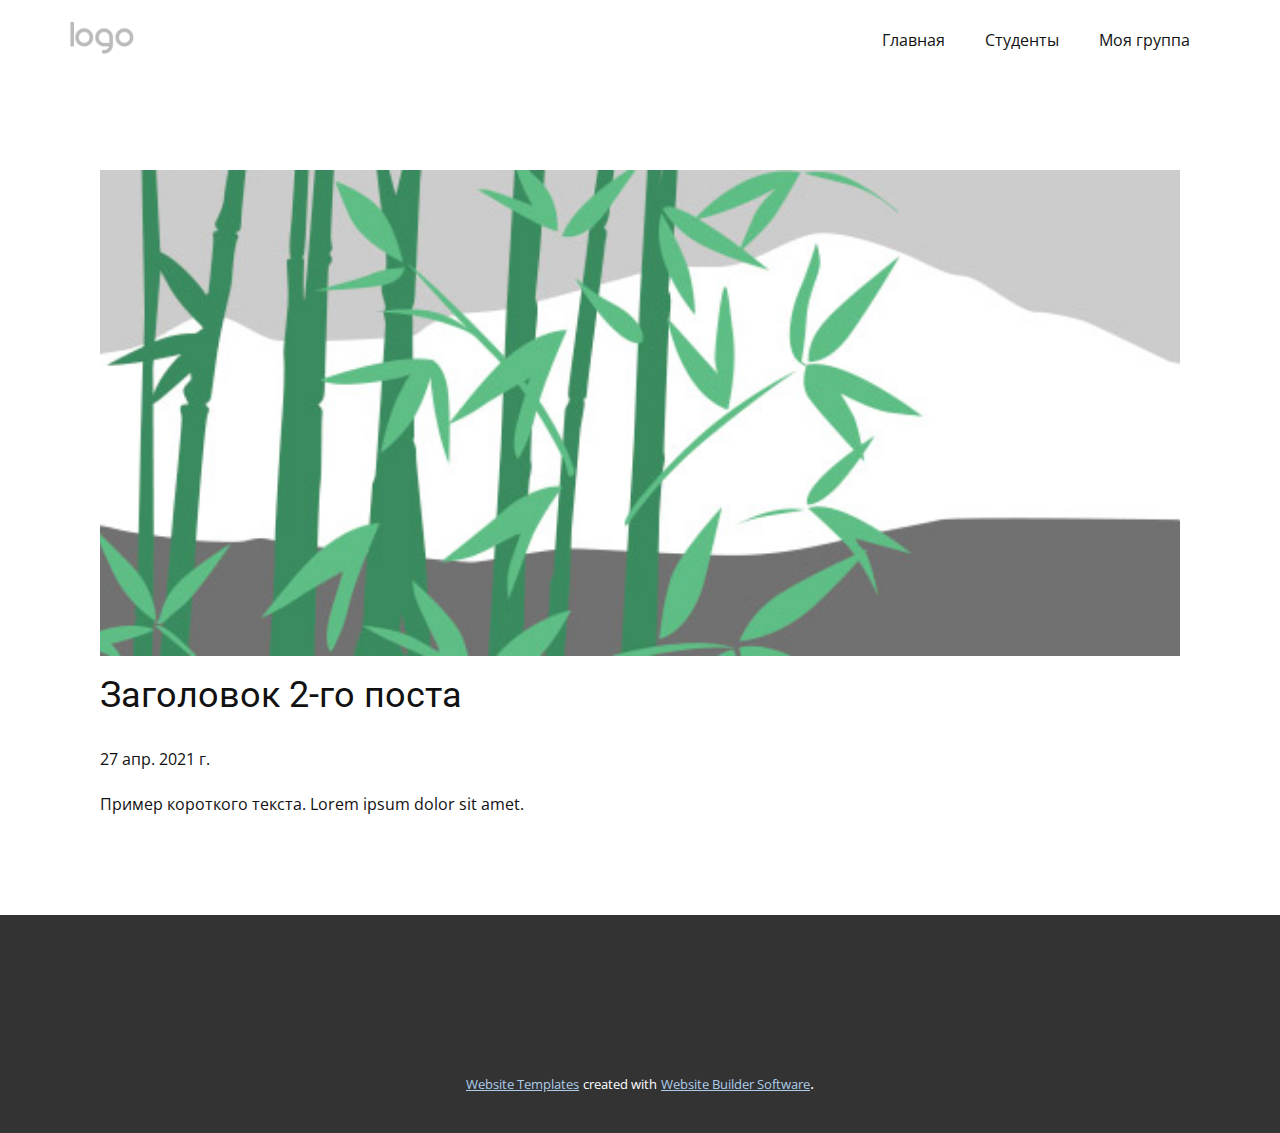
<file: blog/пост-1.html>
<!doctype html>
<html style="font-size: 16px;"><head>
    <meta name="viewport" content="width=device-width, initial-scale=1.0">
    <meta charset="utf-8">
    <meta name="keywords" content="Заголовок 1-го поста">
    <meta name="description" content="">
    <meta name="page_type" content="np-template-header-footer-from-plugin">
    <title>Заголовок 2-го поста</title>
    <link rel="stylesheet" href="../nicepage.css" media="screen">
<link rel="stylesheet" href="../Post-Template.css" media="screen">
    <script class="u-script" type="text/javascript" src="../jquery.js" defer=""></script>
    <script class="u-script" type="text/javascript" src="../nicepage.js" defer=""></script>
    <meta name="generator" content="Nicepage 3.13.2, nicepage.com">
    <link id="u-theme-google-font" rel="stylesheet" href="https://fonts.googleapis.com/css?family=Roboto:100,100i,300,300i,400,400i,500,500i,700,700i,900,900i|Open+Sans:300,300i,400,400i,600,600i,700,700i,800,800i">
    
    
    <script type="application/ld+json">{
		"@context": "http://schema.org",
		"@type": "Organization",
		"name": "",
		"url": "index.html",
		"logo": "images/default-logo.png"
}</script>
    <meta property="og:title" content="Post Template">
    <meta property="og:type" content="website">
    <meta name="theme-color" content="#478ac9">
    <link rel="canonical" href="../index.html">
    <meta property="og:url" content="index.html">
  </head>
  <body class="u-body"><header class="u-clearfix u-header u-header" id="sec-c6ed"><div class="u-clearfix u-sheet u-valign-middle u-sheet-1">
        <a href="https://nicepage.com" class="u-image u-logo u-image-1">
          <img src="../images/default-logo.png" class="u-logo-image u-logo-image-1">
        </a>
        <nav class="u-menu u-menu-dropdown u-offcanvas u-menu-1">
          <div class="menu-collapse" style="font-size: 1rem; letter-spacing: 0px;">
            <a class="u-button-style u-custom-left-right-menu-spacing u-custom-padding-bottom u-custom-top-bottom-menu-spacing u-nav-link u-text-active-palette-1-base u-text-hover-palette-2-base" href="#">
              <svg><use xmlns:xlink="http://www.w3.org/1999/xlink" xlink:href="#menu-hamburger"></use></svg>
              <svg version="1.1" xmlns="http://www.w3.org/2000/svg" xmlns:xlink="http://www.w3.org/1999/xlink"><defs><symbol id="menu-hamburger" viewBox="0 0 16 16" style="width: 16px; height: 16px;"><rect y="1" width="16" height="2"></rect><rect y="7" width="16" height="2"></rect><rect y="13" width="16" height="2"></rect>
</symbol>
</defs></svg>
            </a>
          </div>
          <div class="u-nav-container">
            <ul class="u-nav u-unstyled u-nav-1"><li class="u-nav-item"><a class="u-button-style u-nav-link u-text-active-palette-1-base u-text-hover-palette-2-base" href="../Главная.html" style="padding: 10px 20px;">Главная</a>
</li><li class="u-nav-item"><a class="u-button-style u-nav-link u-text-active-palette-1-base u-text-hover-palette-2-base" href="../Студенты.html" style="padding: 10px 20px;">Студенты</a>
</li><li class="u-nav-item"><a class="u-button-style u-nav-link u-text-active-palette-1-base u-text-hover-palette-2-base" href="../Моя-группа.html" style="padding: 10px 20px;">Моя группа</a>
</li></ul>
          </div>
          <div class="u-nav-container-collapse">
            <div class="u-black u-container-style u-inner-container-layout u-opacity u-opacity-95 u-sidenav">
              <div class="u-sidenav-overflow">
                <div class="u-menu-close"></div>
                <ul class="u-align-center u-nav u-popupmenu-items u-unstyled u-nav-2"><li class="u-nav-item"><a class="u-button-style u-nav-link" href="../Главная.html">Главная</a>
</li><li class="u-nav-item"><a class="u-button-style u-nav-link" href="../Студенты.html">Студенты</a>
</li><li class="u-nav-item"><a class="u-button-style u-nav-link" href="../Моя-группа.html">Моя группа</a>
</li></ul>
              </div>
            </div>
            <div class="u-black u-menu-overlay u-opacity u-opacity-70"></div>
          </div>
        </nav>
      </div></header>
    <section class="u-align-center u-clearfix u-section-1" id="sec-5655">
      <div class="u-clearfix u-sheet u-valign-middle-md u-valign-middle-sm u-valign-middle-xs u-sheet-1"><!--post_details--><!--post_details_options_json--><!--{"source":""}--><!--/post_details_options_json--><!--blog_post-->
        <div class="u-container-style u-expanded-width u-post-details u-post-details-1">
          <div class="u-container-layout u-valign-middle u-container-layout-1"><!--blog_post_image-->
            <img alt="" class="u-blog-control u-expanded-width u-image u-image-default u-image-1" src="[data-uri]"><!--/blog_post_image--><!--blog_post_header-->
            <h2 class="u-blog-control u-text u-text-1">Заголовок 2-го поста</h2><!--/blog_post_header--><!--blog_post_metadata-->
            <div class="u-blog-control u-metadata u-metadata-1"><!--blog_post_metadata_date-->
              <span class="u-meta-date u-meta-icon">27 апр. 2021 г.</span><!--/blog_post_metadata_date--><!--blog_post_metadata_category-->
              <!--/blog_post_metadata_category--><!--blog_post_metadata_comments-->
              <!--/blog_post_metadata_comments-->
            </div><!--/blog_post_metadata--><!--blog_post_content-->
            <div class="u-align-justify u-blog-control u-post-content u-text u-text-2 fr-view">
  Пример короткого текста. Lorem ipsum dolor sit amet.
  </div><!--/blog_post_content-->
          </div>
        </div><!--/blog_post--><!--/post_details-->
      </div>
    </section>
    
    
    <footer class="u-align-left u-clearfix u-footer u-grey-80 u-footer" id="sec-39cb"><div class="u-clearfix u-sheet u-sheet-1"></div></footer>
    <section class="u-backlink u-clearfix u-grey-80">
      <a class="u-link" href="https://nicepage.com/website-templates" target="_blank">
        <span>Website Templates</span>
      </a>
      <p class="u-text">
        <span>created with</span>
      </p>
      <a class="u-link" href="https://nicepage.com/" target="_blank">
        <span>Website Builder Software</span>
      </a>. 
    </section>
  
</body></html>
</file>
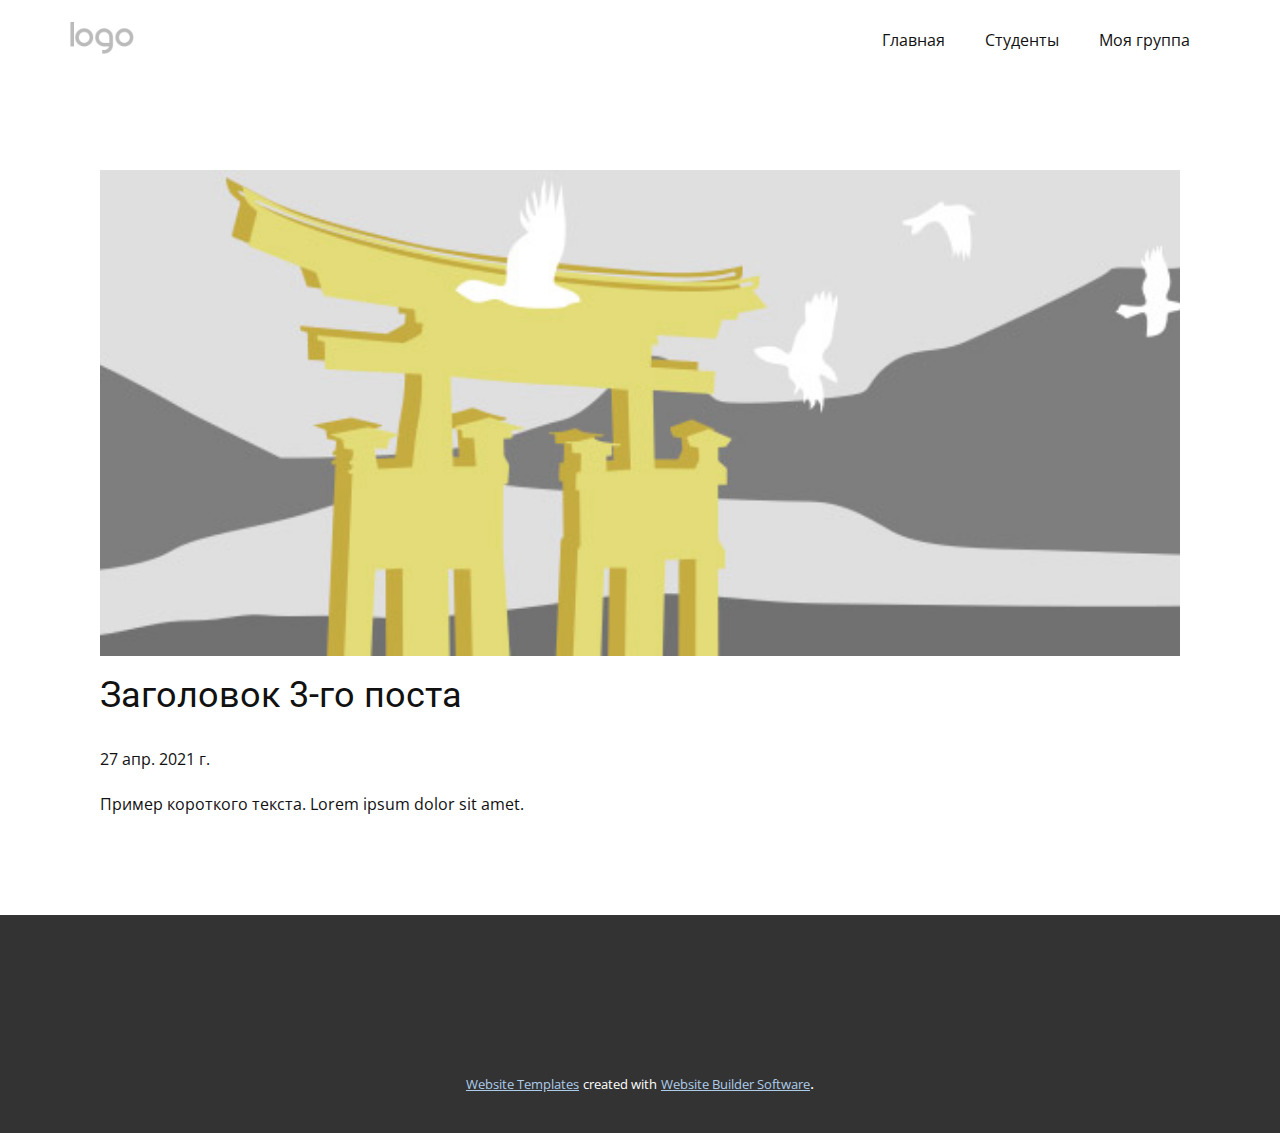
<file: blog/пост-2.html>
<!doctype html>
<html style="font-size: 16px;"><head>
    <meta name="viewport" content="width=device-width, initial-scale=1.0">
    <meta charset="utf-8">
    <meta name="keywords" content="Заголовок 1-го поста">
    <meta name="description" content="">
    <meta name="page_type" content="np-template-header-footer-from-plugin">
    <title>Заголовок 3-го поста</title>
    <link rel="stylesheet" href="../nicepage.css" media="screen">
<link rel="stylesheet" href="../Post-Template.css" media="screen">
    <script class="u-script" type="text/javascript" src="../jquery.js" defer=""></script>
    <script class="u-script" type="text/javascript" src="../nicepage.js" defer=""></script>
    <meta name="generator" content="Nicepage 3.13.2, nicepage.com">
    <link id="u-theme-google-font" rel="stylesheet" href="https://fonts.googleapis.com/css?family=Roboto:100,100i,300,300i,400,400i,500,500i,700,700i,900,900i|Open+Sans:300,300i,400,400i,600,600i,700,700i,800,800i">
    
    
    <script type="application/ld+json">{
		"@context": "http://schema.org",
		"@type": "Organization",
		"name": "",
		"url": "index.html",
		"logo": "images/default-logo.png"
}</script>
    <meta property="og:title" content="Post Template">
    <meta property="og:type" content="website">
    <meta name="theme-color" content="#478ac9">
    <link rel="canonical" href="../index.html">
    <meta property="og:url" content="index.html">
  </head>
  <body class="u-body"><header class="u-clearfix u-header u-header" id="sec-c6ed"><div class="u-clearfix u-sheet u-valign-middle u-sheet-1">
        <a href="https://nicepage.com" class="u-image u-logo u-image-1">
          <img src="../images/default-logo.png" class="u-logo-image u-logo-image-1">
        </a>
        <nav class="u-menu u-menu-dropdown u-offcanvas u-menu-1">
          <div class="menu-collapse" style="font-size: 1rem; letter-spacing: 0px;">
            <a class="u-button-style u-custom-left-right-menu-spacing u-custom-padding-bottom u-custom-top-bottom-menu-spacing u-nav-link u-text-active-palette-1-base u-text-hover-palette-2-base" href="#">
              <svg><use xmlns:xlink="http://www.w3.org/1999/xlink" xlink:href="#menu-hamburger"></use></svg>
              <svg version="1.1" xmlns="http://www.w3.org/2000/svg" xmlns:xlink="http://www.w3.org/1999/xlink"><defs><symbol id="menu-hamburger" viewBox="0 0 16 16" style="width: 16px; height: 16px;"><rect y="1" width="16" height="2"></rect><rect y="7" width="16" height="2"></rect><rect y="13" width="16" height="2"></rect>
</symbol>
</defs></svg>
            </a>
          </div>
          <div class="u-nav-container">
            <ul class="u-nav u-unstyled u-nav-1"><li class="u-nav-item"><a class="u-button-style u-nav-link u-text-active-palette-1-base u-text-hover-palette-2-base" href="../Главная.html" style="padding: 10px 20px;">Главная</a>
</li><li class="u-nav-item"><a class="u-button-style u-nav-link u-text-active-palette-1-base u-text-hover-palette-2-base" href="../Студенты.html" style="padding: 10px 20px;">Студенты</a>
</li><li class="u-nav-item"><a class="u-button-style u-nav-link u-text-active-palette-1-base u-text-hover-palette-2-base" href="../Моя-группа.html" style="padding: 10px 20px;">Моя группа</a>
</li></ul>
          </div>
          <div class="u-nav-container-collapse">
            <div class="u-black u-container-style u-inner-container-layout u-opacity u-opacity-95 u-sidenav">
              <div class="u-sidenav-overflow">
                <div class="u-menu-close"></div>
                <ul class="u-align-center u-nav u-popupmenu-items u-unstyled u-nav-2"><li class="u-nav-item"><a class="u-button-style u-nav-link" href="../Главная.html">Главная</a>
</li><li class="u-nav-item"><a class="u-button-style u-nav-link" href="../Студенты.html">Студенты</a>
</li><li class="u-nav-item"><a class="u-button-style u-nav-link" href="../Моя-группа.html">Моя группа</a>
</li></ul>
              </div>
            </div>
            <div class="u-black u-menu-overlay u-opacity u-opacity-70"></div>
          </div>
        </nav>
      </div></header>
    <section class="u-align-center u-clearfix u-section-1" id="sec-5655">
      <div class="u-clearfix u-sheet u-valign-middle-md u-valign-middle-sm u-valign-middle-xs u-sheet-1"><!--post_details--><!--post_details_options_json--><!--{"source":""}--><!--/post_details_options_json--><!--blog_post-->
        <div class="u-container-style u-expanded-width u-post-details u-post-details-1">
          <div class="u-container-layout u-valign-middle u-container-layout-1"><!--blog_post_image-->
            <img alt="" class="u-blog-control u-expanded-width u-image u-image-default u-image-1" src="[data-uri]"><!--/blog_post_image--><!--blog_post_header-->
            <h2 class="u-blog-control u-text u-text-1">Заголовок 3-го поста</h2><!--/blog_post_header--><!--blog_post_metadata-->
            <div class="u-blog-control u-metadata u-metadata-1"><!--blog_post_metadata_date-->
              <span class="u-meta-date u-meta-icon">27 апр. 2021 г.</span><!--/blog_post_metadata_date--><!--blog_post_metadata_category-->
              <!--/blog_post_metadata_category--><!--blog_post_metadata_comments-->
              <!--/blog_post_metadata_comments-->
            </div><!--/blog_post_metadata--><!--blog_post_content-->
            <div class="u-align-justify u-blog-control u-post-content u-text u-text-2 fr-view">
  Пример короткого текста. Lorem ipsum dolor sit amet.
  </div><!--/blog_post_content-->
          </div>
        </div><!--/blog_post--><!--/post_details-->
      </div>
    </section>
    
    
    <footer class="u-align-left u-clearfix u-footer u-grey-80 u-footer" id="sec-39cb"><div class="u-clearfix u-sheet u-sheet-1"></div></footer>
    <section class="u-backlink u-clearfix u-grey-80">
      <a class="u-link" href="https://nicepage.com/website-templates" target="_blank">
        <span>Website Templates</span>
      </a>
      <p class="u-text">
        <span>created with</span>
      </p>
      <a class="u-link" href="https://nicepage.com/" target="_blank">
        <span>Website Builder Software</span>
      </a>. 
    </section>
  
</body></html>
</file>
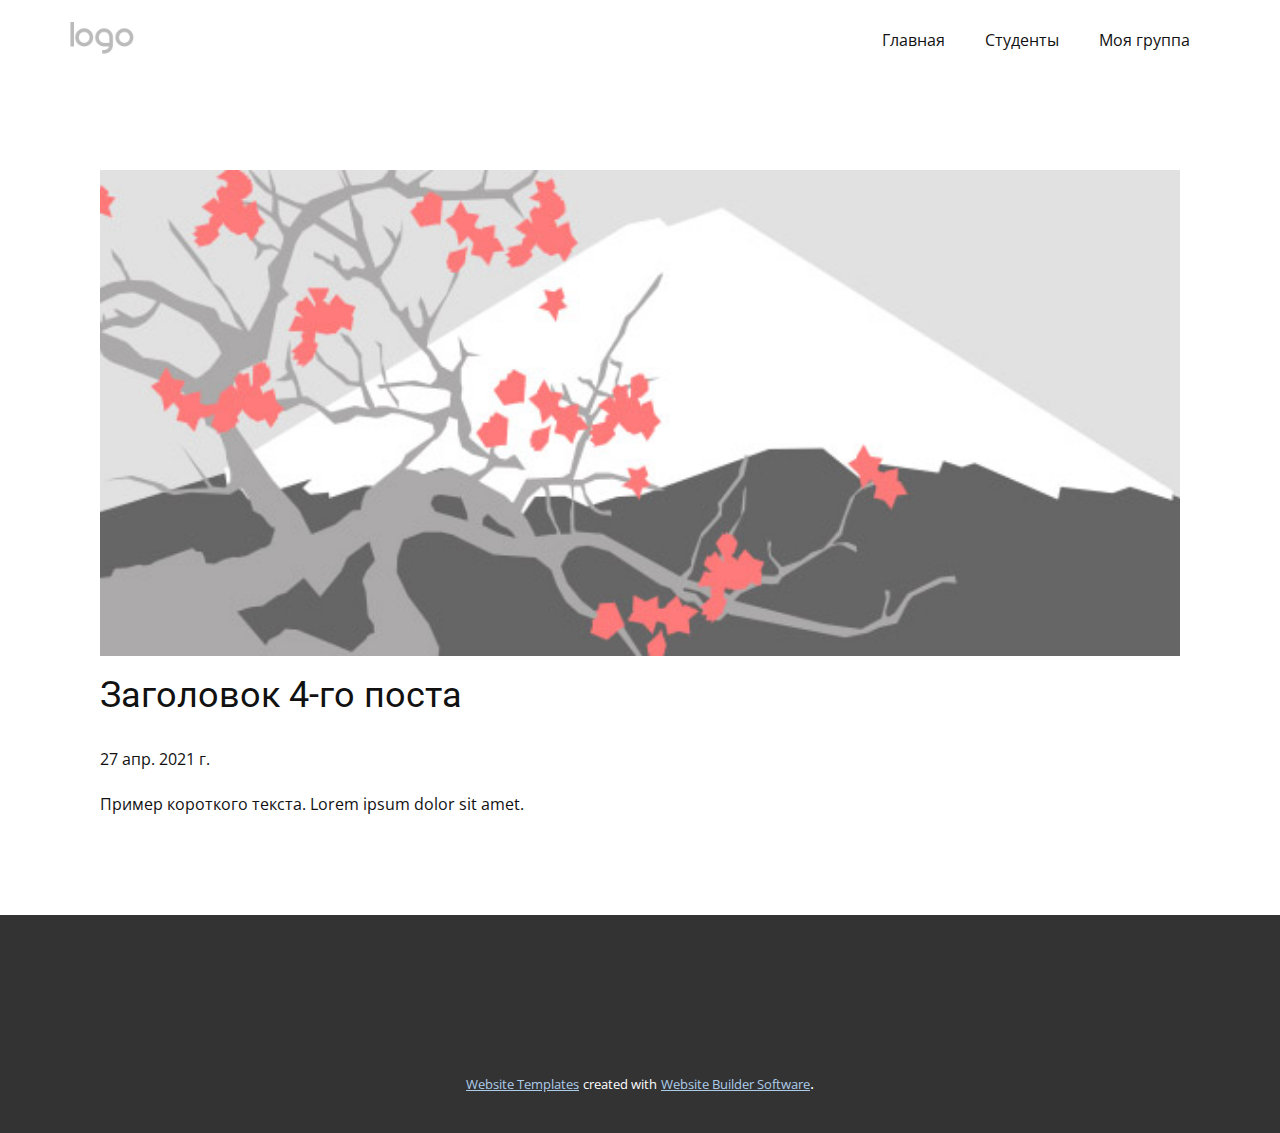
<file: blog/пост-3.html>
<!doctype html>
<html style="font-size: 16px;"><head>
    <meta name="viewport" content="width=device-width, initial-scale=1.0">
    <meta charset="utf-8">
    <meta name="keywords" content="Заголовок 1-го поста">
    <meta name="description" content="">
    <meta name="page_type" content="np-template-header-footer-from-plugin">
    <title>Заголовок 4-го поста</title>
    <link rel="stylesheet" href="../nicepage.css" media="screen">
<link rel="stylesheet" href="../Post-Template.css" media="screen">
    <script class="u-script" type="text/javascript" src="../jquery.js" defer=""></script>
    <script class="u-script" type="text/javascript" src="../nicepage.js" defer=""></script>
    <meta name="generator" content="Nicepage 3.13.2, nicepage.com">
    <link id="u-theme-google-font" rel="stylesheet" href="https://fonts.googleapis.com/css?family=Roboto:100,100i,300,300i,400,400i,500,500i,700,700i,900,900i|Open+Sans:300,300i,400,400i,600,600i,700,700i,800,800i">
    
    
    <script type="application/ld+json">{
		"@context": "http://schema.org",
		"@type": "Organization",
		"name": "",
		"url": "index.html",
		"logo": "images/default-logo.png"
}</script>
    <meta property="og:title" content="Post Template">
    <meta property="og:type" content="website">
    <meta name="theme-color" content="#478ac9">
    <link rel="canonical" href="../index.html">
    <meta property="og:url" content="index.html">
  </head>
  <body class="u-body"><header class="u-clearfix u-header u-header" id="sec-c6ed"><div class="u-clearfix u-sheet u-valign-middle u-sheet-1">
        <a href="https://nicepage.com" class="u-image u-logo u-image-1">
          <img src="../images/default-logo.png" class="u-logo-image u-logo-image-1">
        </a>
        <nav class="u-menu u-menu-dropdown u-offcanvas u-menu-1">
          <div class="menu-collapse" style="font-size: 1rem; letter-spacing: 0px;">
            <a class="u-button-style u-custom-left-right-menu-spacing u-custom-padding-bottom u-custom-top-bottom-menu-spacing u-nav-link u-text-active-palette-1-base u-text-hover-palette-2-base" href="#">
              <svg><use xmlns:xlink="http://www.w3.org/1999/xlink" xlink:href="#menu-hamburger"></use></svg>
              <svg version="1.1" xmlns="http://www.w3.org/2000/svg" xmlns:xlink="http://www.w3.org/1999/xlink"><defs><symbol id="menu-hamburger" viewBox="0 0 16 16" style="width: 16px; height: 16px;"><rect y="1" width="16" height="2"></rect><rect y="7" width="16" height="2"></rect><rect y="13" width="16" height="2"></rect>
</symbol>
</defs></svg>
            </a>
          </div>
          <div class="u-nav-container">
            <ul class="u-nav u-unstyled u-nav-1"><li class="u-nav-item"><a class="u-button-style u-nav-link u-text-active-palette-1-base u-text-hover-palette-2-base" href="../Главная.html" style="padding: 10px 20px;">Главная</a>
</li><li class="u-nav-item"><a class="u-button-style u-nav-link u-text-active-palette-1-base u-text-hover-palette-2-base" href="../Студенты.html" style="padding: 10px 20px;">Студенты</a>
</li><li class="u-nav-item"><a class="u-button-style u-nav-link u-text-active-palette-1-base u-text-hover-palette-2-base" href="../Моя-группа.html" style="padding: 10px 20px;">Моя группа</a>
</li></ul>
          </div>
          <div class="u-nav-container-collapse">
            <div class="u-black u-container-style u-inner-container-layout u-opacity u-opacity-95 u-sidenav">
              <div class="u-sidenav-overflow">
                <div class="u-menu-close"></div>
                <ul class="u-align-center u-nav u-popupmenu-items u-unstyled u-nav-2"><li class="u-nav-item"><a class="u-button-style u-nav-link" href="../Главная.html">Главная</a>
</li><li class="u-nav-item"><a class="u-button-style u-nav-link" href="../Студенты.html">Студенты</a>
</li><li class="u-nav-item"><a class="u-button-style u-nav-link" href="../Моя-группа.html">Моя группа</a>
</li></ul>
              </div>
            </div>
            <div class="u-black u-menu-overlay u-opacity u-opacity-70"></div>
          </div>
        </nav>
      </div></header>
    <section class="u-align-center u-clearfix u-section-1" id="sec-5655">
      <div class="u-clearfix u-sheet u-valign-middle-md u-valign-middle-sm u-valign-middle-xs u-sheet-1"><!--post_details--><!--post_details_options_json--><!--{"source":""}--><!--/post_details_options_json--><!--blog_post-->
        <div class="u-container-style u-expanded-width u-post-details u-post-details-1">
          <div class="u-container-layout u-valign-middle u-container-layout-1"><!--blog_post_image-->
            <img alt="" class="u-blog-control u-expanded-width u-image u-image-default u-image-1" src="[data-uri]"><!--/blog_post_image--><!--blog_post_header-->
            <h2 class="u-blog-control u-text u-text-1">Заголовок 4-го поста</h2><!--/blog_post_header--><!--blog_post_metadata-->
            <div class="u-blog-control u-metadata u-metadata-1"><!--blog_post_metadata_date-->
              <span class="u-meta-date u-meta-icon">27 апр. 2021 г.</span><!--/blog_post_metadata_date--><!--blog_post_metadata_category-->
              <!--/blog_post_metadata_category--><!--blog_post_metadata_comments-->
              <!--/blog_post_metadata_comments-->
            </div><!--/blog_post_metadata--><!--blog_post_content-->
            <div class="u-align-justify u-blog-control u-post-content u-text u-text-2 fr-view">
  Пример короткого текста. Lorem ipsum dolor sit amet.
  </div><!--/blog_post_content-->
          </div>
        </div><!--/blog_post--><!--/post_details-->
      </div>
    </section>
    
    
    <footer class="u-align-left u-clearfix u-footer u-grey-80 u-footer" id="sec-39cb"><div class="u-clearfix u-sheet u-sheet-1"></div></footer>
    <section class="u-backlink u-clearfix u-grey-80">
      <a class="u-link" href="https://nicepage.com/website-templates" target="_blank">
        <span>Website Templates</span>
      </a>
      <p class="u-text">
        <span>created with</span>
      </p>
      <a class="u-link" href="https://nicepage.com/" target="_blank">
        <span>Website Builder Software</span>
      </a>. 
    </section>
  
</body></html>
</file>
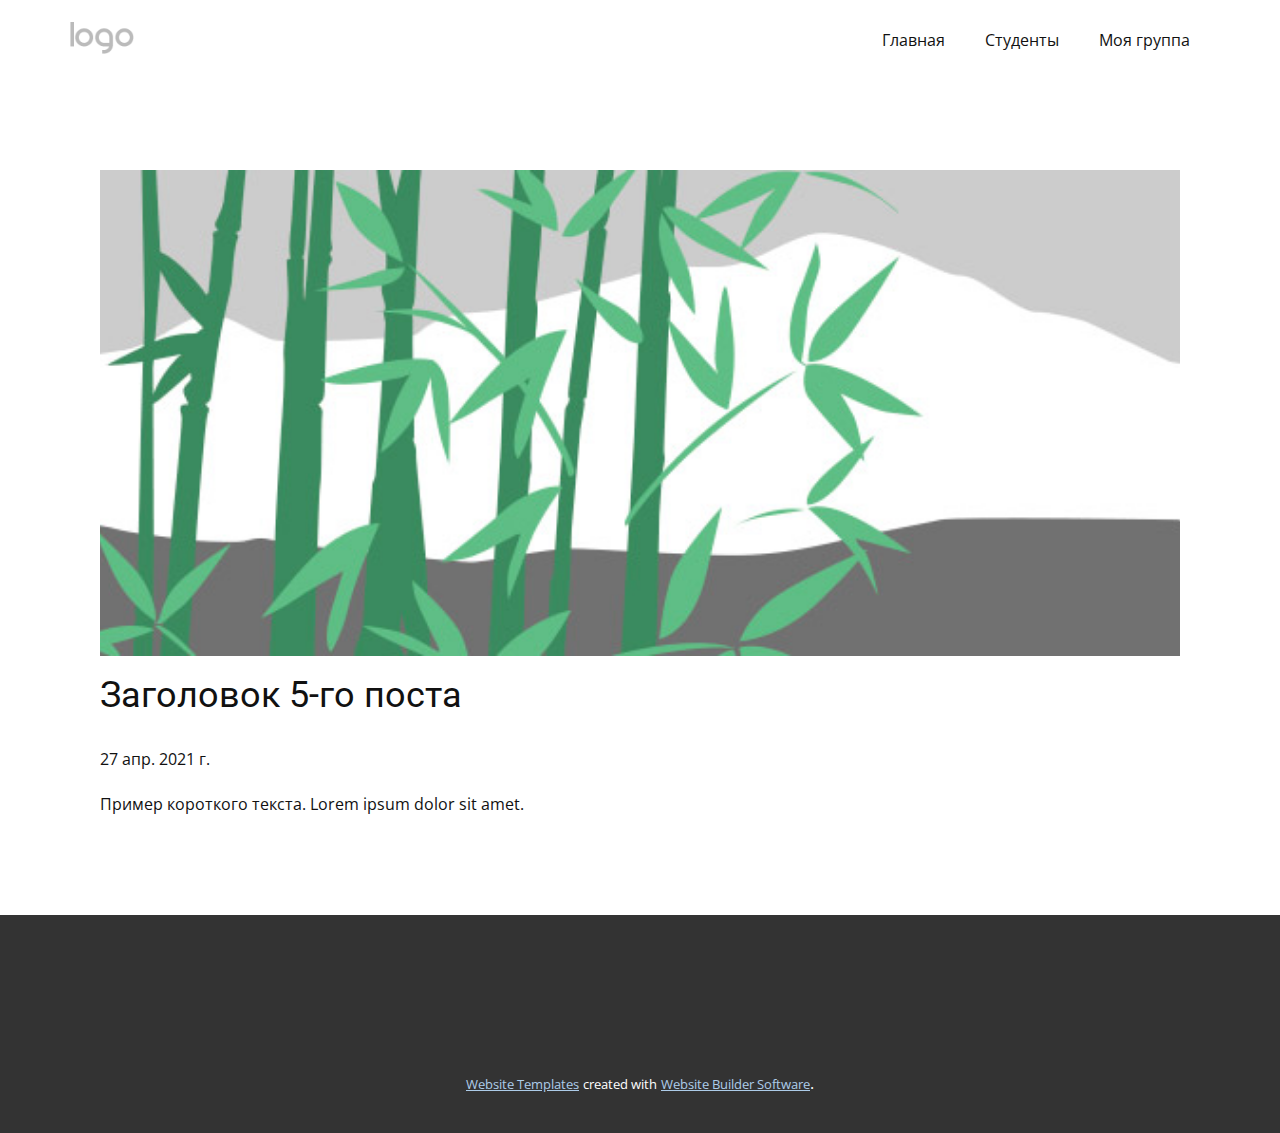
<file: blog/пост-4.html>
<!doctype html>
<html style="font-size: 16px;"><head>
    <meta name="viewport" content="width=device-width, initial-scale=1.0">
    <meta charset="utf-8">
    <meta name="keywords" content="Заголовок 1-го поста">
    <meta name="description" content="">
    <meta name="page_type" content="np-template-header-footer-from-plugin">
    <title>Заголовок 5-го поста</title>
    <link rel="stylesheet" href="../nicepage.css" media="screen">
<link rel="stylesheet" href="../Post-Template.css" media="screen">
    <script class="u-script" type="text/javascript" src="../jquery.js" defer=""></script>
    <script class="u-script" type="text/javascript" src="../nicepage.js" defer=""></script>
    <meta name="generator" content="Nicepage 3.13.2, nicepage.com">
    <link id="u-theme-google-font" rel="stylesheet" href="https://fonts.googleapis.com/css?family=Roboto:100,100i,300,300i,400,400i,500,500i,700,700i,900,900i|Open+Sans:300,300i,400,400i,600,600i,700,700i,800,800i">
    
    
    <script type="application/ld+json">{
		"@context": "http://schema.org",
		"@type": "Organization",
		"name": "",
		"url": "index.html",
		"logo": "images/default-logo.png"
}</script>
    <meta property="og:title" content="Post Template">
    <meta property="og:type" content="website">
    <meta name="theme-color" content="#478ac9">
    <link rel="canonical" href="../index.html">
    <meta property="og:url" content="index.html">
  </head>
  <body class="u-body"><header class="u-clearfix u-header u-header" id="sec-c6ed"><div class="u-clearfix u-sheet u-valign-middle u-sheet-1">
        <a href="https://nicepage.com" class="u-image u-logo u-image-1">
          <img src="../images/default-logo.png" class="u-logo-image u-logo-image-1">
        </a>
        <nav class="u-menu u-menu-dropdown u-offcanvas u-menu-1">
          <div class="menu-collapse" style="font-size: 1rem; letter-spacing: 0px;">
            <a class="u-button-style u-custom-left-right-menu-spacing u-custom-padding-bottom u-custom-top-bottom-menu-spacing u-nav-link u-text-active-palette-1-base u-text-hover-palette-2-base" href="#">
              <svg><use xmlns:xlink="http://www.w3.org/1999/xlink" xlink:href="#menu-hamburger"></use></svg>
              <svg version="1.1" xmlns="http://www.w3.org/2000/svg" xmlns:xlink="http://www.w3.org/1999/xlink"><defs><symbol id="menu-hamburger" viewBox="0 0 16 16" style="width: 16px; height: 16px;"><rect y="1" width="16" height="2"></rect><rect y="7" width="16" height="2"></rect><rect y="13" width="16" height="2"></rect>
</symbol>
</defs></svg>
            </a>
          </div>
          <div class="u-nav-container">
            <ul class="u-nav u-unstyled u-nav-1"><li class="u-nav-item"><a class="u-button-style u-nav-link u-text-active-palette-1-base u-text-hover-palette-2-base" href="../Главная.html" style="padding: 10px 20px;">Главная</a>
</li><li class="u-nav-item"><a class="u-button-style u-nav-link u-text-active-palette-1-base u-text-hover-palette-2-base" href="../Студенты.html" style="padding: 10px 20px;">Студенты</a>
</li><li class="u-nav-item"><a class="u-button-style u-nav-link u-text-active-palette-1-base u-text-hover-palette-2-base" href="../Моя-группа.html" style="padding: 10px 20px;">Моя группа</a>
</li></ul>
          </div>
          <div class="u-nav-container-collapse">
            <div class="u-black u-container-style u-inner-container-layout u-opacity u-opacity-95 u-sidenav">
              <div class="u-sidenav-overflow">
                <div class="u-menu-close"></div>
                <ul class="u-align-center u-nav u-popupmenu-items u-unstyled u-nav-2"><li class="u-nav-item"><a class="u-button-style u-nav-link" href="../Главная.html">Главная</a>
</li><li class="u-nav-item"><a class="u-button-style u-nav-link" href="../Студенты.html">Студенты</a>
</li><li class="u-nav-item"><a class="u-button-style u-nav-link" href="../Моя-группа.html">Моя группа</a>
</li></ul>
              </div>
            </div>
            <div class="u-black u-menu-overlay u-opacity u-opacity-70"></div>
          </div>
        </nav>
      </div></header>
    <section class="u-align-center u-clearfix u-section-1" id="sec-5655">
      <div class="u-clearfix u-sheet u-valign-middle-md u-valign-middle-sm u-valign-middle-xs u-sheet-1"><!--post_details--><!--post_details_options_json--><!--{"source":""}--><!--/post_details_options_json--><!--blog_post-->
        <div class="u-container-style u-expanded-width u-post-details u-post-details-1">
          <div class="u-container-layout u-valign-middle u-container-layout-1"><!--blog_post_image-->
            <img alt="" class="u-blog-control u-expanded-width u-image u-image-default u-image-1" src="[data-uri]"><!--/blog_post_image--><!--blog_post_header-->
            <h2 class="u-blog-control u-text u-text-1">Заголовок 5-го поста</h2><!--/blog_post_header--><!--blog_post_metadata-->
            <div class="u-blog-control u-metadata u-metadata-1"><!--blog_post_metadata_date-->
              <span class="u-meta-date u-meta-icon">27 апр. 2021 г.</span><!--/blog_post_metadata_date--><!--blog_post_metadata_category-->
              <!--/blog_post_metadata_category--><!--blog_post_metadata_comments-->
              <!--/blog_post_metadata_comments-->
            </div><!--/blog_post_metadata--><!--blog_post_content-->
            <div class="u-align-justify u-blog-control u-post-content u-text u-text-2 fr-view">
  Пример короткого текста. Lorem ipsum dolor sit amet.
  </div><!--/blog_post_content-->
          </div>
        </div><!--/blog_post--><!--/post_details-->
      </div>
    </section>
    
    
    <footer class="u-align-left u-clearfix u-footer u-grey-80 u-footer" id="sec-39cb"><div class="u-clearfix u-sheet u-sheet-1"></div></footer>
    <section class="u-backlink u-clearfix u-grey-80">
      <a class="u-link" href="https://nicepage.com/website-templates" target="_blank">
        <span>Website Templates</span>
      </a>
      <p class="u-text">
        <span>created with</span>
      </p>
      <a class="u-link" href="https://nicepage.com/" target="_blank">
        <span>Website Builder Software</span>
      </a>. 
    </section>
  
</body></html>
</file>
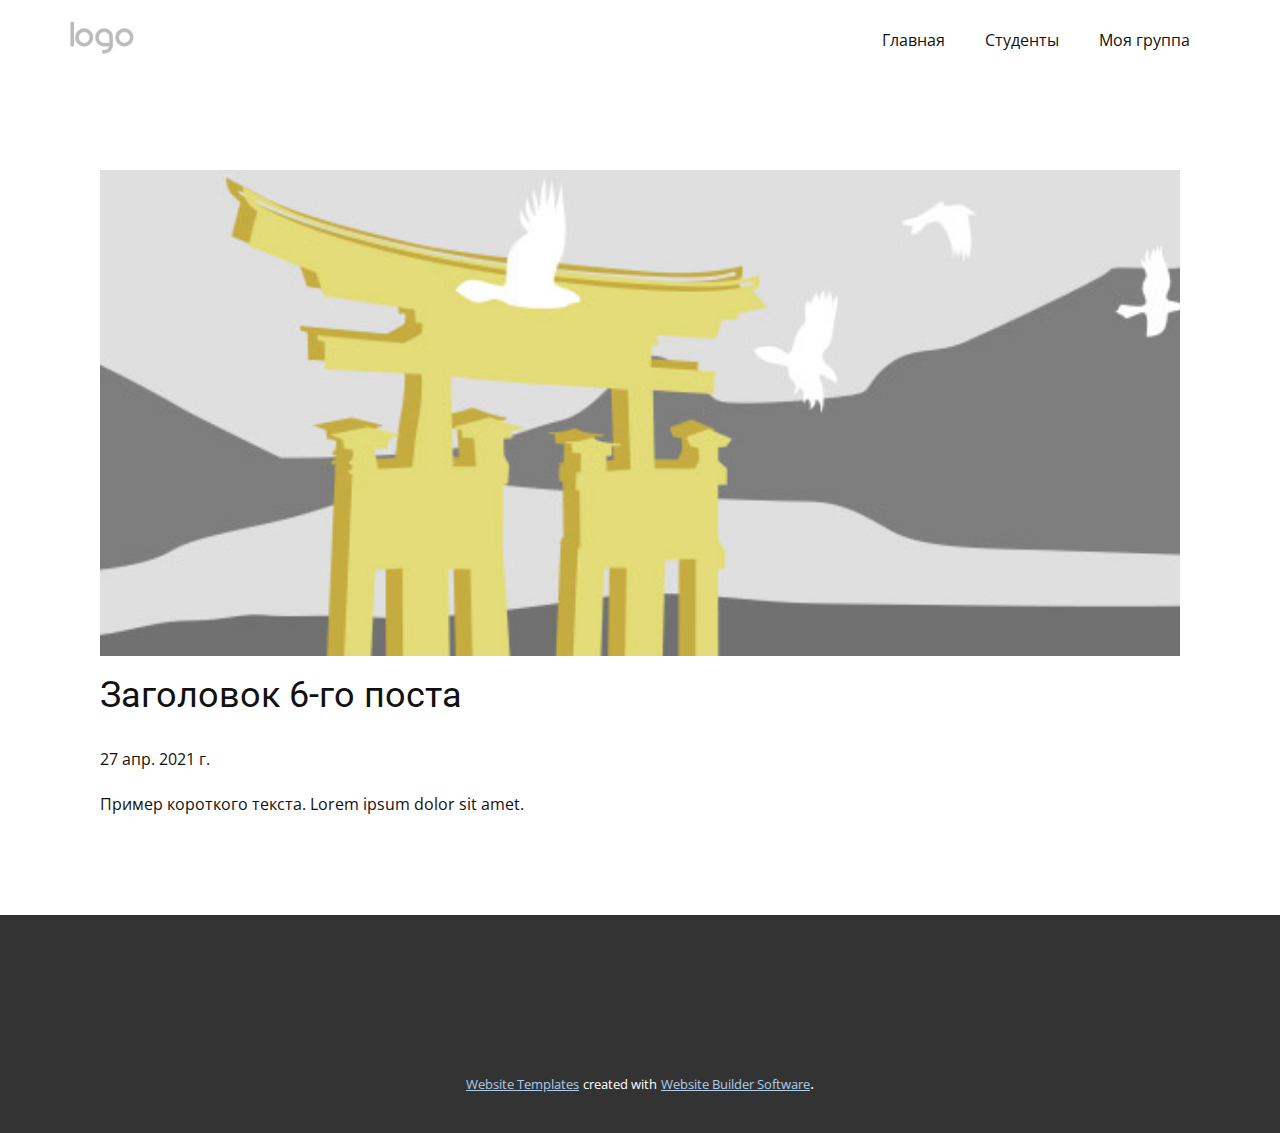
<file: blog/пост-5.html>
<!doctype html>
<html style="font-size: 16px;"><head>
    <meta name="viewport" content="width=device-width, initial-scale=1.0">
    <meta charset="utf-8">
    <meta name="keywords" content="Заголовок 1-го поста">
    <meta name="description" content="">
    <meta name="page_type" content="np-template-header-footer-from-plugin">
    <title>Заголовок 6-го поста</title>
    <link rel="stylesheet" href="../nicepage.css" media="screen">
<link rel="stylesheet" href="../Post-Template.css" media="screen">
    <script class="u-script" type="text/javascript" src="../jquery.js" defer=""></script>
    <script class="u-script" type="text/javascript" src="../nicepage.js" defer=""></script>
    <meta name="generator" content="Nicepage 3.13.2, nicepage.com">
    <link id="u-theme-google-font" rel="stylesheet" href="https://fonts.googleapis.com/css?family=Roboto:100,100i,300,300i,400,400i,500,500i,700,700i,900,900i|Open+Sans:300,300i,400,400i,600,600i,700,700i,800,800i">
    
    
    <script type="application/ld+json">{
		"@context": "http://schema.org",
		"@type": "Organization",
		"name": "",
		"url": "index.html",
		"logo": "images/default-logo.png"
}</script>
    <meta property="og:title" content="Post Template">
    <meta property="og:type" content="website">
    <meta name="theme-color" content="#478ac9">
    <link rel="canonical" href="../index.html">
    <meta property="og:url" content="index.html">
  </head>
  <body class="u-body"><header class="u-clearfix u-header u-header" id="sec-c6ed"><div class="u-clearfix u-sheet u-valign-middle u-sheet-1">
        <a href="https://nicepage.com" class="u-image u-logo u-image-1">
          <img src="../images/default-logo.png" class="u-logo-image u-logo-image-1">
        </a>
        <nav class="u-menu u-menu-dropdown u-offcanvas u-menu-1">
          <div class="menu-collapse" style="font-size: 1rem; letter-spacing: 0px;">
            <a class="u-button-style u-custom-left-right-menu-spacing u-custom-padding-bottom u-custom-top-bottom-menu-spacing u-nav-link u-text-active-palette-1-base u-text-hover-palette-2-base" href="#">
              <svg><use xmlns:xlink="http://www.w3.org/1999/xlink" xlink:href="#menu-hamburger"></use></svg>
              <svg version="1.1" xmlns="http://www.w3.org/2000/svg" xmlns:xlink="http://www.w3.org/1999/xlink"><defs><symbol id="menu-hamburger" viewBox="0 0 16 16" style="width: 16px; height: 16px;"><rect y="1" width="16" height="2"></rect><rect y="7" width="16" height="2"></rect><rect y="13" width="16" height="2"></rect>
</symbol>
</defs></svg>
            </a>
          </div>
          <div class="u-nav-container">
            <ul class="u-nav u-unstyled u-nav-1"><li class="u-nav-item"><a class="u-button-style u-nav-link u-text-active-palette-1-base u-text-hover-palette-2-base" href="../Главная.html" style="padding: 10px 20px;">Главная</a>
</li><li class="u-nav-item"><a class="u-button-style u-nav-link u-text-active-palette-1-base u-text-hover-palette-2-base" href="../Студенты.html" style="padding: 10px 20px;">Студенты</a>
</li><li class="u-nav-item"><a class="u-button-style u-nav-link u-text-active-palette-1-base u-text-hover-palette-2-base" href="../Моя-группа.html" style="padding: 10px 20px;">Моя группа</a>
</li></ul>
          </div>
          <div class="u-nav-container-collapse">
            <div class="u-black u-container-style u-inner-container-layout u-opacity u-opacity-95 u-sidenav">
              <div class="u-sidenav-overflow">
                <div class="u-menu-close"></div>
                <ul class="u-align-center u-nav u-popupmenu-items u-unstyled u-nav-2"><li class="u-nav-item"><a class="u-button-style u-nav-link" href="../Главная.html">Главная</a>
</li><li class="u-nav-item"><a class="u-button-style u-nav-link" href="../Студенты.html">Студенты</a>
</li><li class="u-nav-item"><a class="u-button-style u-nav-link" href="../Моя-группа.html">Моя группа</a>
</li></ul>
              </div>
            </div>
            <div class="u-black u-menu-overlay u-opacity u-opacity-70"></div>
          </div>
        </nav>
      </div></header>
    <section class="u-align-center u-clearfix u-section-1" id="sec-5655">
      <div class="u-clearfix u-sheet u-valign-middle-md u-valign-middle-sm u-valign-middle-xs u-sheet-1"><!--post_details--><!--post_details_options_json--><!--{"source":""}--><!--/post_details_options_json--><!--blog_post-->
        <div class="u-container-style u-expanded-width u-post-details u-post-details-1">
          <div class="u-container-layout u-valign-middle u-container-layout-1"><!--blog_post_image-->
            <img alt="" class="u-blog-control u-expanded-width u-image u-image-default u-image-1" src="[data-uri]"><!--/blog_post_image--><!--blog_post_header-->
            <h2 class="u-blog-control u-text u-text-1">Заголовок 6-го поста</h2><!--/blog_post_header--><!--blog_post_metadata-->
            <div class="u-blog-control u-metadata u-metadata-1"><!--blog_post_metadata_date-->
              <span class="u-meta-date u-meta-icon">27 апр. 2021 г.</span><!--/blog_post_metadata_date--><!--blog_post_metadata_category-->
              <!--/blog_post_metadata_category--><!--blog_post_metadata_comments-->
              <!--/blog_post_metadata_comments-->
            </div><!--/blog_post_metadata--><!--blog_post_content-->
            <div class="u-align-justify u-blog-control u-post-content u-text u-text-2 fr-view">
  Пример короткого текста. Lorem ipsum dolor sit amet.
  </div><!--/blog_post_content-->
          </div>
        </div><!--/blog_post--><!--/post_details-->
      </div>
    </section>
    
    
    <footer class="u-align-left u-clearfix u-footer u-grey-80 u-footer" id="sec-39cb"><div class="u-clearfix u-sheet u-sheet-1"></div></footer>
    <section class="u-backlink u-clearfix u-grey-80">
      <a class="u-link" href="https://nicepage.com/website-templates" target="_blank">
        <span>Website Templates</span>
      </a>
      <p class="u-text">
        <span>created with</span>
      </p>
      <a class="u-link" href="https://nicepage.com/" target="_blank">
        <span>Website Builder Software</span>
      </a>. 
    </section>
  
</body></html>
</file>
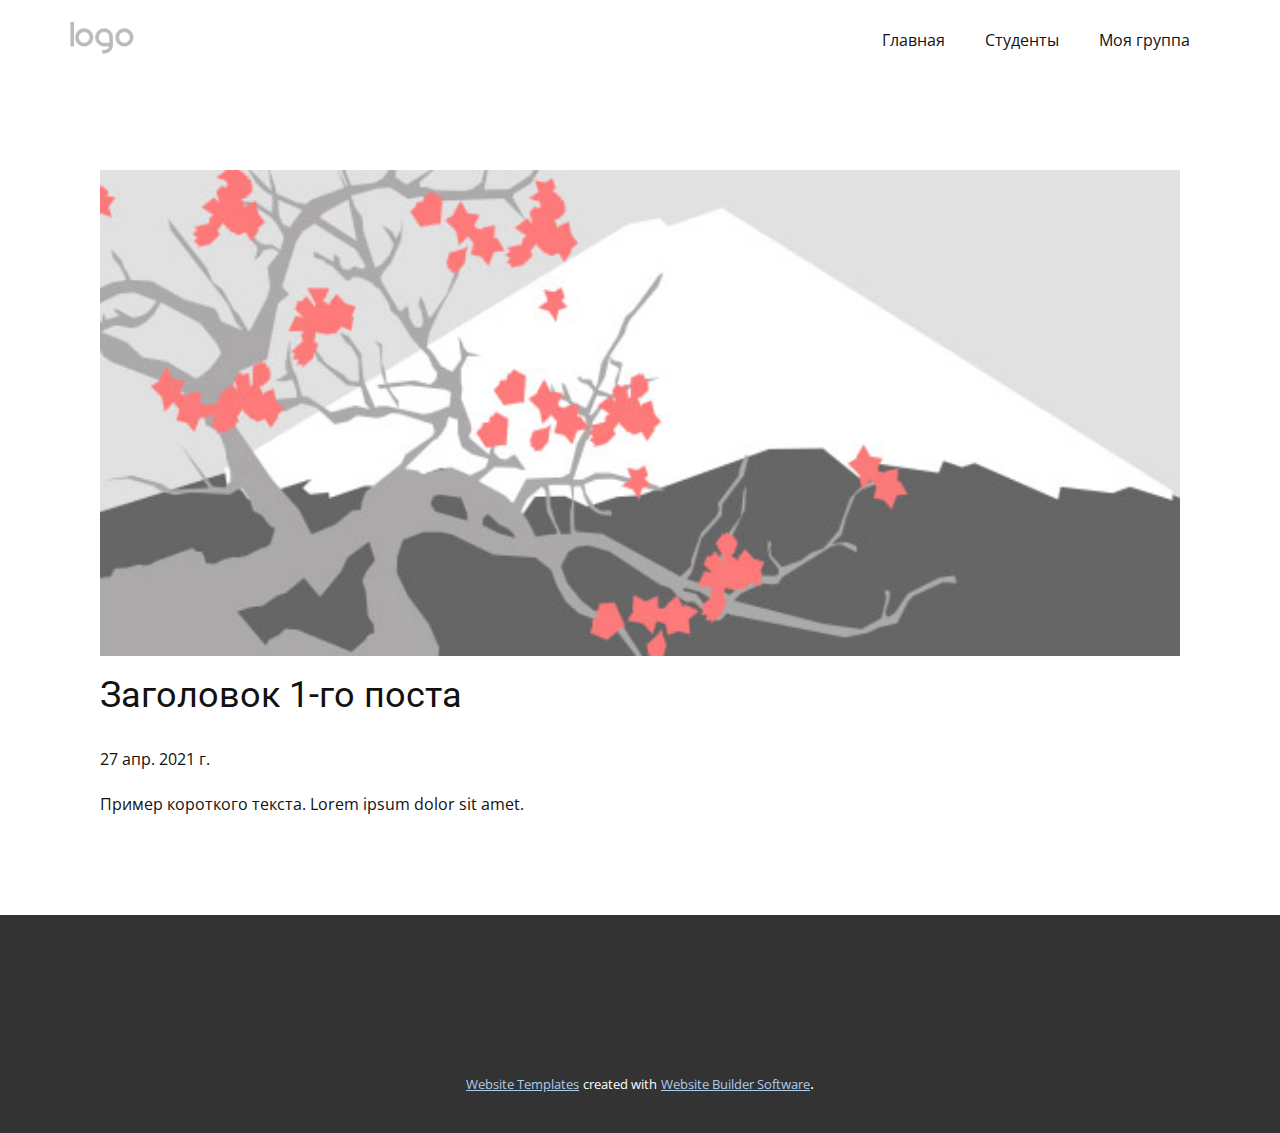
<file: blog/пост.html>
<!doctype html>
<html style="font-size: 16px;"><head>
    <meta name="viewport" content="width=device-width, initial-scale=1.0">
    <meta charset="utf-8">
    <meta name="keywords" content="Заголовок 1-го поста">
    <meta name="description" content="">
    <meta name="page_type" content="np-template-header-footer-from-plugin">
    <title>Заголовок 1-го поста</title>
    <link rel="stylesheet" href="../nicepage.css" media="screen">
<link rel="stylesheet" href="../Post-Template.css" media="screen">
    <script class="u-script" type="text/javascript" src="../jquery.js" defer=""></script>
    <script class="u-script" type="text/javascript" src="../nicepage.js" defer=""></script>
    <meta name="generator" content="Nicepage 3.13.2, nicepage.com">
    <link id="u-theme-google-font" rel="stylesheet" href="https://fonts.googleapis.com/css?family=Roboto:100,100i,300,300i,400,400i,500,500i,700,700i,900,900i|Open+Sans:300,300i,400,400i,600,600i,700,700i,800,800i">
    
    
    <script type="application/ld+json">{
		"@context": "http://schema.org",
		"@type": "Organization",
		"name": "",
		"url": "index.html",
		"logo": "images/default-logo.png"
}</script>
    <meta property="og:title" content="Post Template">
    <meta property="og:type" content="website">
    <meta name="theme-color" content="#478ac9">
    <link rel="canonical" href="../index.html">
    <meta property="og:url" content="index.html">
  </head>
  <body class="u-body"><header class="u-clearfix u-header u-header" id="sec-c6ed"><div class="u-clearfix u-sheet u-valign-middle u-sheet-1">
        <a href="https://nicepage.com" class="u-image u-logo u-image-1">
          <img src="../images/default-logo.png" class="u-logo-image u-logo-image-1">
        </a>
        <nav class="u-menu u-menu-dropdown u-offcanvas u-menu-1">
          <div class="menu-collapse" style="font-size: 1rem; letter-spacing: 0px;">
            <a class="u-button-style u-custom-left-right-menu-spacing u-custom-padding-bottom u-custom-top-bottom-menu-spacing u-nav-link u-text-active-palette-1-base u-text-hover-palette-2-base" href="#">
              <svg><use xmlns:xlink="http://www.w3.org/1999/xlink" xlink:href="#menu-hamburger"></use></svg>
              <svg version="1.1" xmlns="http://www.w3.org/2000/svg" xmlns:xlink="http://www.w3.org/1999/xlink"><defs><symbol id="menu-hamburger" viewBox="0 0 16 16" style="width: 16px; height: 16px;"><rect y="1" width="16" height="2"></rect><rect y="7" width="16" height="2"></rect><rect y="13" width="16" height="2"></rect>
</symbol>
</defs></svg>
            </a>
          </div>
          <div class="u-nav-container">
            <ul class="u-nav u-unstyled u-nav-1"><li class="u-nav-item"><a class="u-button-style u-nav-link u-text-active-palette-1-base u-text-hover-palette-2-base" href="../Главная.html" style="padding: 10px 20px;">Главная</a>
</li><li class="u-nav-item"><a class="u-button-style u-nav-link u-text-active-palette-1-base u-text-hover-palette-2-base" href="../Студенты.html" style="padding: 10px 20px;">Студенты</a>
</li><li class="u-nav-item"><a class="u-button-style u-nav-link u-text-active-palette-1-base u-text-hover-palette-2-base" href="../Моя-группа.html" style="padding: 10px 20px;">Моя группа</a>
</li></ul>
          </div>
          <div class="u-nav-container-collapse">
            <div class="u-black u-container-style u-inner-container-layout u-opacity u-opacity-95 u-sidenav">
              <div class="u-sidenav-overflow">
                <div class="u-menu-close"></div>
                <ul class="u-align-center u-nav u-popupmenu-items u-unstyled u-nav-2"><li class="u-nav-item"><a class="u-button-style u-nav-link" href="../Главная.html">Главная</a>
</li><li class="u-nav-item"><a class="u-button-style u-nav-link" href="../Студенты.html">Студенты</a>
</li><li class="u-nav-item"><a class="u-button-style u-nav-link" href="../Моя-группа.html">Моя группа</a>
</li></ul>
              </div>
            </div>
            <div class="u-black u-menu-overlay u-opacity u-opacity-70"></div>
          </div>
        </nav>
      </div></header>
    <section class="u-align-center u-clearfix u-section-1" id="sec-5655">
      <div class="u-clearfix u-sheet u-valign-middle-md u-valign-middle-sm u-valign-middle-xs u-sheet-1"><!--post_details--><!--post_details_options_json--><!--{"source":""}--><!--/post_details_options_json--><!--blog_post-->
        <div class="u-container-style u-expanded-width u-post-details u-post-details-1">
          <div class="u-container-layout u-valign-middle u-container-layout-1"><!--blog_post_image-->
            <img alt="" class="u-blog-control u-expanded-width u-image u-image-default u-image-1" src="[data-uri]"><!--/blog_post_image--><!--blog_post_header-->
            <h2 class="u-blog-control u-text u-text-1">Заголовок 1-го поста</h2><!--/blog_post_header--><!--blog_post_metadata-->
            <div class="u-blog-control u-metadata u-metadata-1"><!--blog_post_metadata_date-->
              <span class="u-meta-date u-meta-icon">27 апр. 2021 г.</span><!--/blog_post_metadata_date--><!--blog_post_metadata_category-->
              <!--/blog_post_metadata_category--><!--blog_post_metadata_comments-->
              <!--/blog_post_metadata_comments-->
            </div><!--/blog_post_metadata--><!--blog_post_content-->
            <div class="u-align-justify u-blog-control u-post-content u-text u-text-2 fr-view">
  Пример короткого текста. Lorem ipsum dolor sit amet.
  </div><!--/blog_post_content-->
          </div>
        </div><!--/blog_post--><!--/post_details-->
      </div>
    </section>
    
    
    <footer class="u-align-left u-clearfix u-footer u-grey-80 u-footer" id="sec-39cb"><div class="u-clearfix u-sheet u-sheet-1"></div></footer>
    <section class="u-backlink u-clearfix u-grey-80">
      <a class="u-link" href="https://nicepage.com/website-templates" target="_blank">
        <span>Website Templates</span>
      </a>
      <p class="u-text">
        <span>created with</span>
      </p>
      <a class="u-link" href="https://nicepage.com/" target="_blank">
        <span>Website Builder Software</span>
      </a>. 
    </section>
  
</body></html>
</file>
